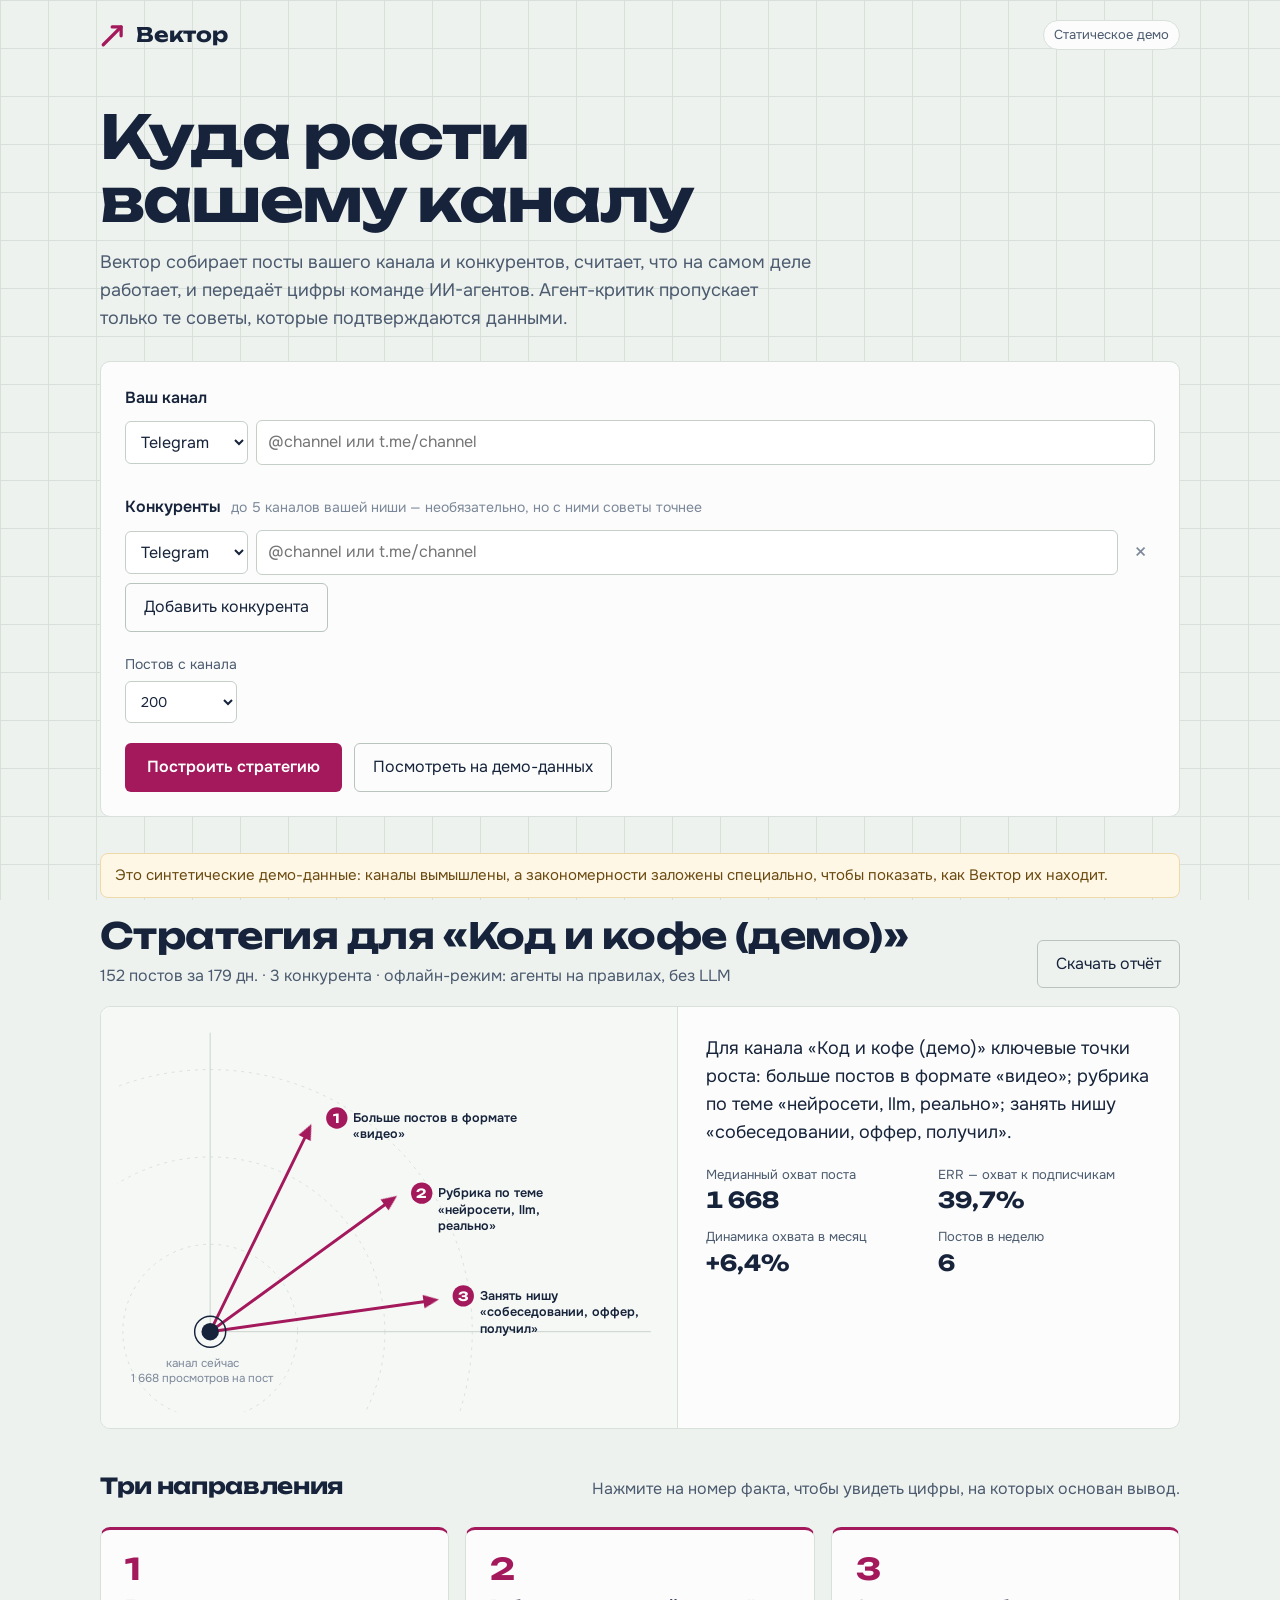
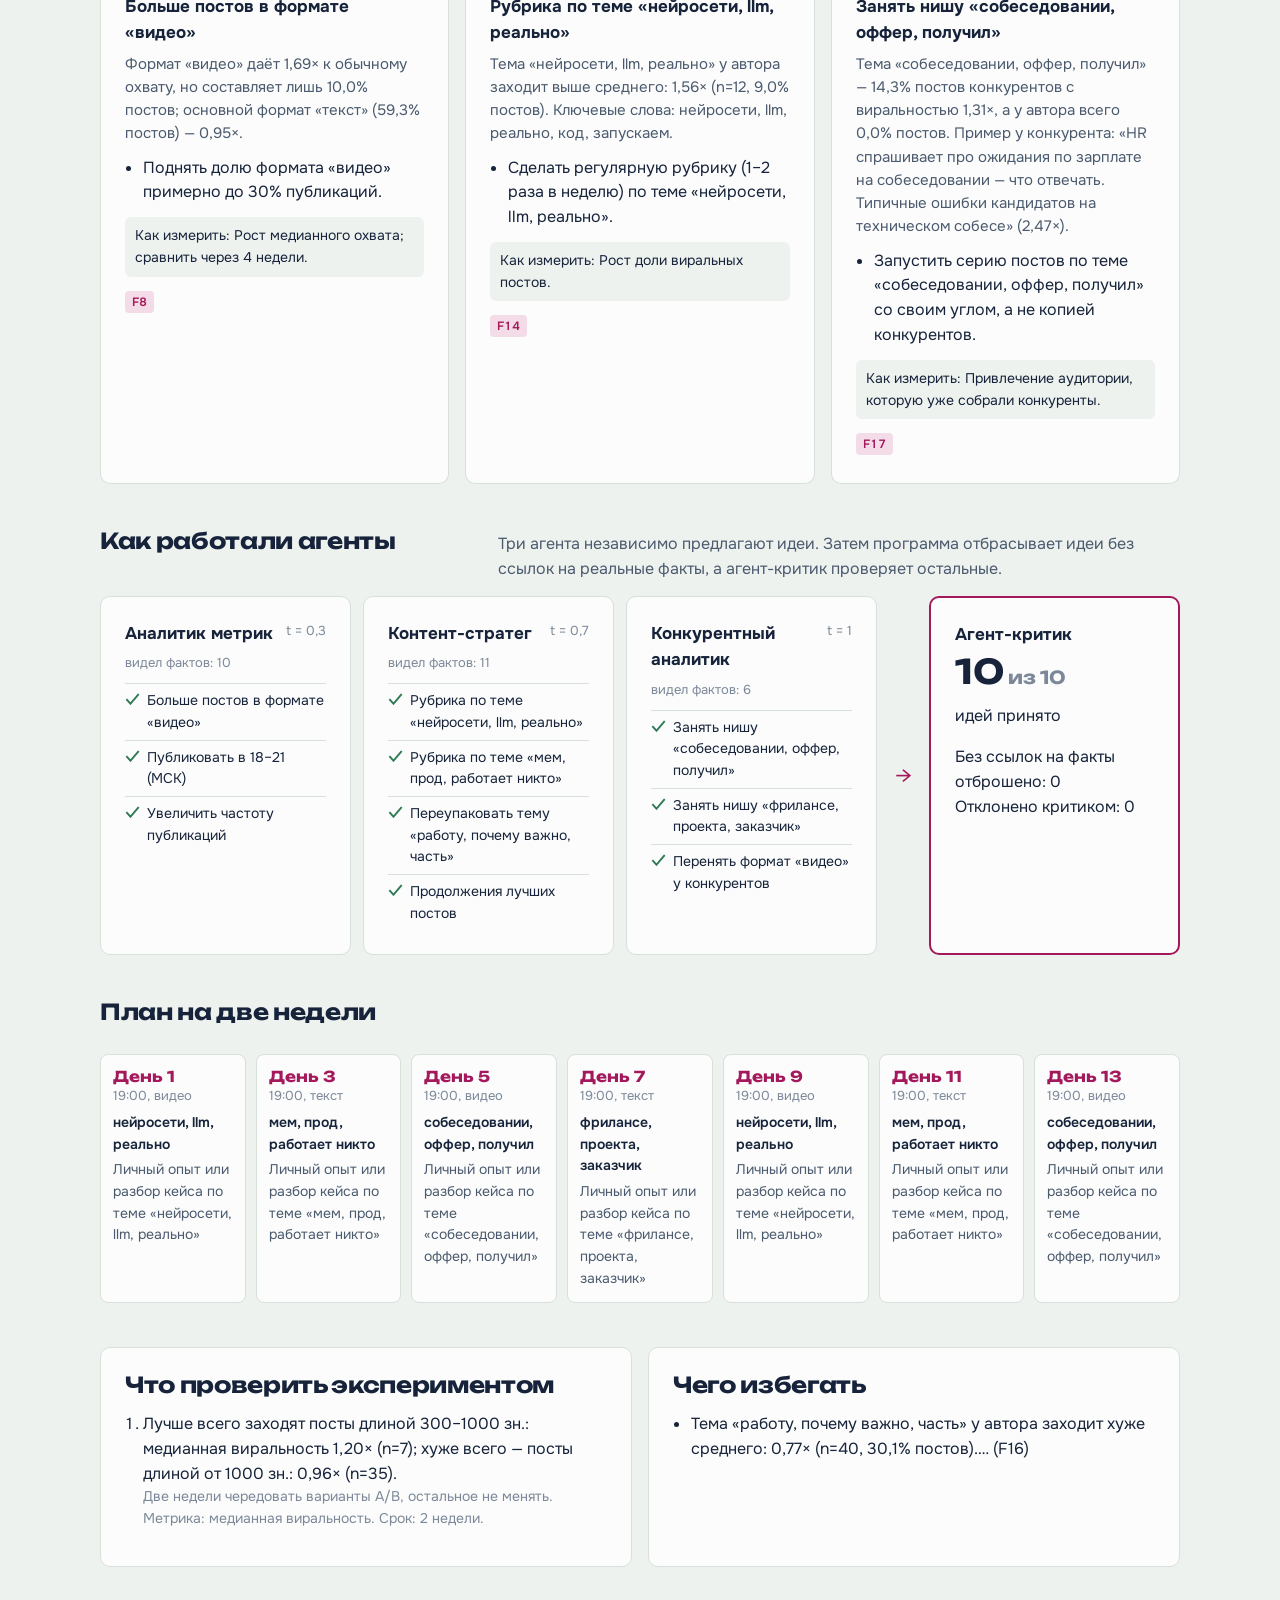
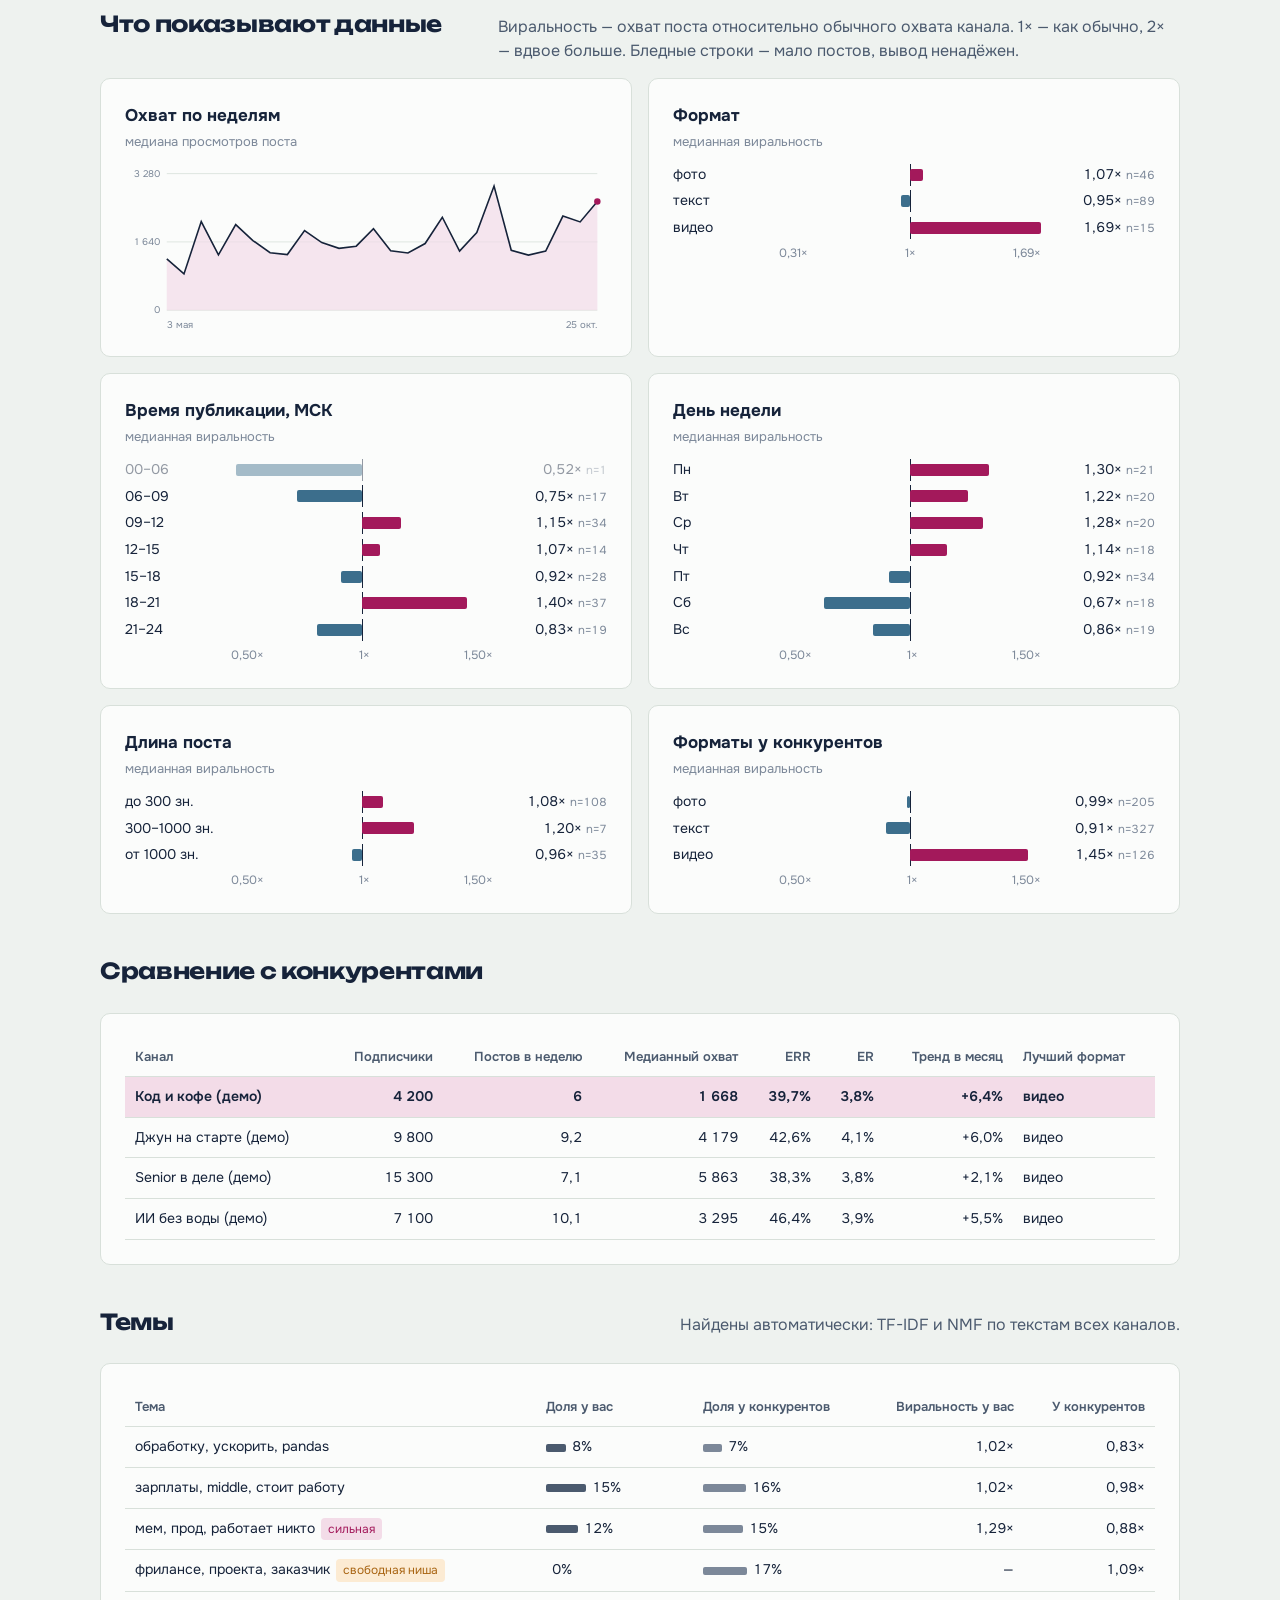
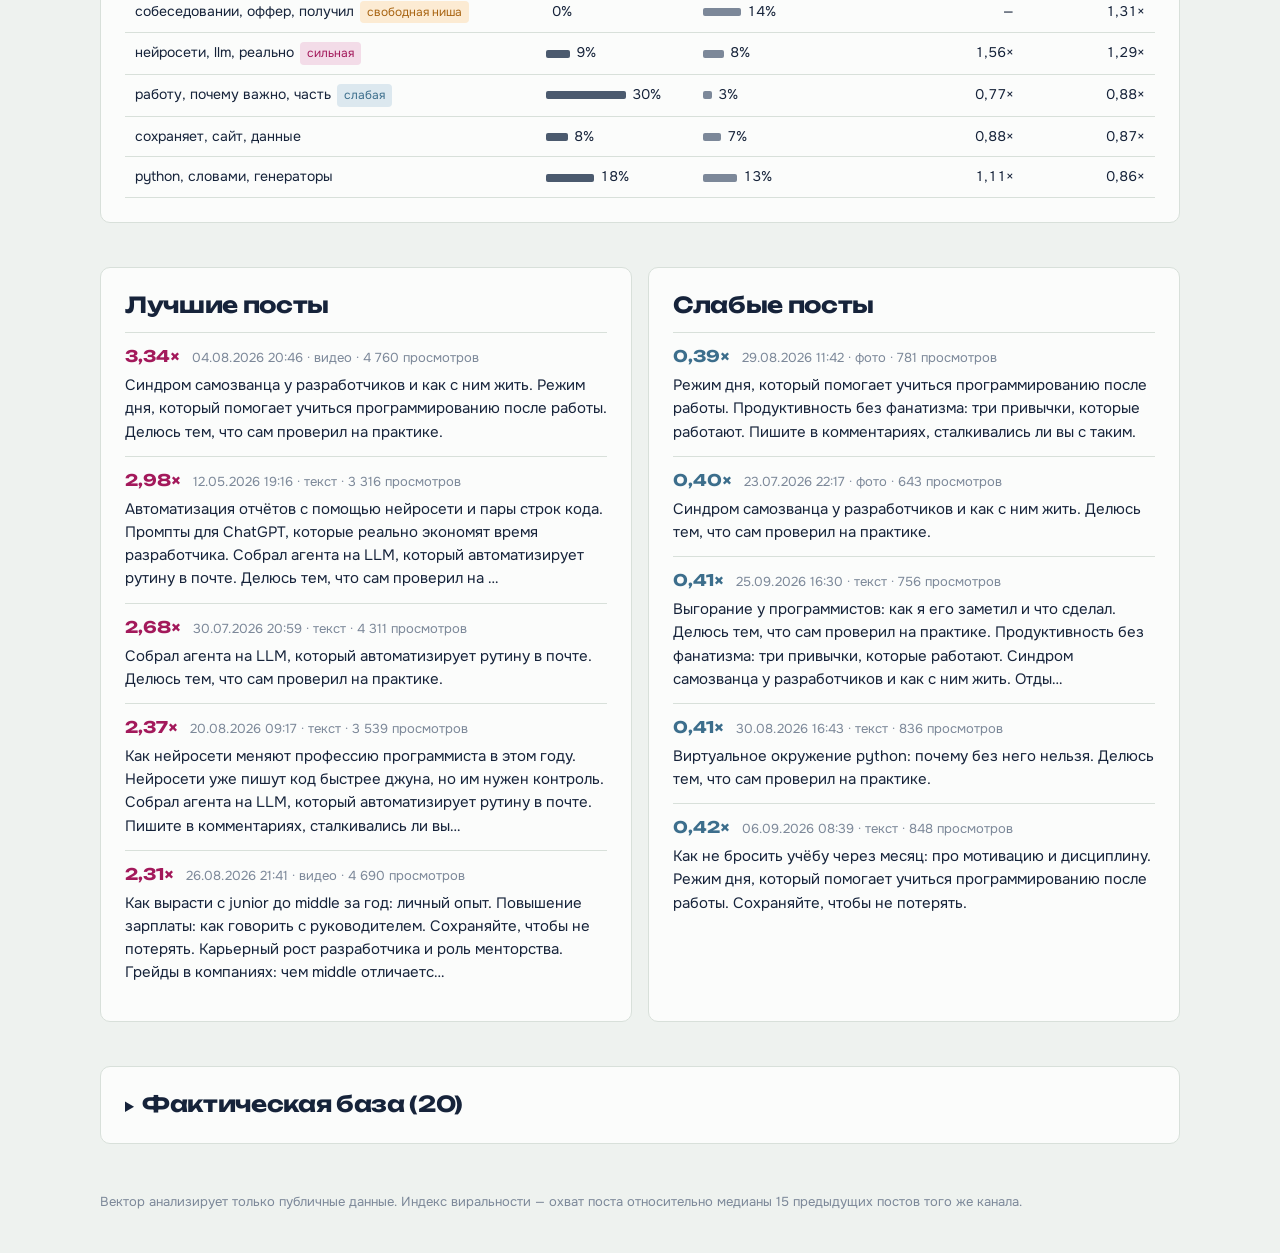
<file: docs/index.html>
<!doctype html>
<html lang="ru">
<head>
<meta charset="utf-8">
<meta name="viewport" content="width=device-width, initial-scale=1">
<title>Вектор — стратегия развития канала</title>
<link rel="preconnect" href="https://fonts.googleapis.com">
<link rel="preconnect" href="https://fonts.gstatic.com" crossorigin>
<link href="https://fonts.googleapis.com/css2?family=Onest:wght@400;500;600;700&family=Unbounded:wght@500;700&display=swap" rel="stylesheet">
<style>
:root {
  --paper: #EEF2EF;
  --grid: #D8E0DA;
  --surface: #FBFCFB;
  --ink: #16233A;
  --ink-2: #4B5A6E;
  --ink-3: #7C8899;
  --route: #A3195B;          /* маджента аэронавигационных карт — направление, «выше нормы» */
  --route-soft: #F3DCE8;
  --sea: #3C6E8C;            /* «ниже нормы» */
  --sea-soft: #DCE8EF;
  --amber: #A86412;
  --ok: #2F7A55;
  --radius: 10px;
  --display: "Unbounded", "Onest", system-ui, sans-serif;
  --text: "Onest", system-ui, -apple-system, "Segoe UI", sans-serif;
}

* { box-sizing: border-box; }
[hidden] { display: none !important; }
html { -webkit-text-size-adjust: 100%; }
body {
  margin: 0;
  font: 16px/1.55 var(--text);
  color: var(--ink);
  background-color: var(--paper);
  background-image:
    linear-gradient(var(--grid) 1px, transparent 1px),
    linear-gradient(90deg, var(--grid) 1px, transparent 1px);
  background-size: 48px 48px;
  background-attachment: fixed;
}
:focus-visible { outline: 2px solid var(--route); outline-offset: 2px; }
a { color: var(--sea); }
a.ghost { text-decoration: none; display: inline-block; }

.top, main, .foot { max-width: 1120px; margin: 0 auto; padding: 0 20px; }
.top { display: flex; align-items: center; justify-content: space-between; padding-top: 20px; padding-bottom: 8px; }
.brand { display: inline-flex; align-items: center; gap: 10px; text-decoration: none; color: var(--ink);
  font: 700 20px/1 var(--display); letter-spacing: -0.01em; }
.brand svg { width: 26px; height: 26px; fill: none; stroke: var(--route); stroke-width: 4; stroke-linecap: round; stroke-linejoin: round; }
.mode { font-size: 13px; color: var(--ink-2); background: var(--surface); border: 1px solid var(--grid);
  padding: 4px 10px; border-radius: 99px; }
.mode.on::before { content: ""; display: inline-block; width: 7px; height: 7px; border-radius: 50%;
  background: var(--ok); margin-right: 6px; vertical-align: 1px; }

.intro { padding: 48px 0 28px; max-width: 720px; }
h1 { font: 700 clamp(32px, 6vw, 60px)/1.04 var(--display); letter-spacing: -0.03em; margin: 0 0 18px; }
h2 { font: 700 22px/1.2 var(--display); letter-spacing: -0.015em; margin: 0 0 14px; }
h3 { font-size: 17px; margin: 0 0 6px; }
.lead { font-size: 18px; color: var(--ink-2); margin: 0; max-width: 62ch; }

.panel { background: var(--surface); border: 1px solid var(--grid); border-radius: var(--radius); padding: 24px; }
.form fieldset { border: 0; padding: 0; margin: 0 0 22px; }
.form legend { font-weight: 600; margin-bottom: 10px; padding: 0; }
.hint { font-weight: 400; color: var(--ink-3); font-size: 14px; margin-left: 6px; }
.src-row { display: flex; flex-wrap: wrap; gap: 8px; align-items: center; margin-bottom: 8px; }
.csv-wrap { display: contents; }
.csv-wrap[hidden] { display: none; }
input[type=text], input[type=number], input[type=password], select {
  font: inherit; color: var(--ink); background: #fff; border: 1px solid #C5CFC8; border-radius: 6px;
  padding: 9px 11px; min-height: 42px;
}
.ident { flex: 1 1 240px; }
.csv-name { flex: 1 1 160px; }
.csv-subs { width: 140px; }
.file-btn { border: 1px dashed var(--ink-3); border-radius: 6px; padding: 9px 12px; cursor: pointer; font-size: 15px; }
.file-btn input { position: absolute; width: 1px; height: 1px; opacity: 0; }
.file-btn:focus-within { outline: 2px solid var(--route); }
.csv-status { font-size: 14px; color: var(--ink-2); }
.remove { border: 0; background: none; font-size: 24px; line-height: 1; color: var(--ink-3); cursor: pointer; padding: 4px 8px; }
.row-opts { display: flex; gap: 16px; flex-wrap: wrap; margin-bottom: 20px; }
.opt { display: flex; flex-direction: column; gap: 6px; font-size: 14px; color: var(--ink-2); }
.actions { display: flex; gap: 12px; flex-wrap: wrap; }
button { font: inherit; cursor: pointer; }
.primary { background: var(--route); color: #fff; border: 0; border-radius: 6px; padding: 12px 22px; font-weight: 600; }
.primary:hover { background: #8a1550; }
.primary:disabled { opacity: .6; cursor: progress; }
.ghost { background: transparent; color: var(--ink); border: 1px solid #B9C4BD; border-radius: 6px; padding: 11px 18px; }
.ghost:hover { border-color: var(--ink); }
.form-error { color: #9B1C1C; margin: 14px 0 0; }

.progress { margin-top: 20px; }
.progress ol { margin: 0; padding-left: 20px; color: var(--ink-2); }
.progress li { margin: 4px 0; }
.progress li:last-child { color: var(--ink); font-weight: 500; }
.progress li .t { color: var(--ink-3); font-variant-numeric: tabular-nums; margin-right: 8px; }

/* ---------- результат ---------- */
#result { margin-top: 36px; }
.result-head { display: flex; justify-content: space-between; align-items: flex-end; gap: 16px; flex-wrap: wrap; margin-bottom: 18px; }
.result-head h2 { font-size: clamp(24px, 4vw, 36px); margin: 0; }
.result-head .sub { color: var(--ink-2); margin: 6px 0 0; }
.banner { background: #FFF7E6; border: 1px solid #F0D9A8; color: #6B4A10; border-radius: 8px; padding: 10px 14px; margin-bottom: 16px; font-size: 15px; }

.compass { display: grid; grid-template-columns: minmax(0, 1.15fr) minmax(0, 1fr); gap: 0; padding: 0; overflow: hidden; }
.compass-fig { background: #F6F8F6; border-right: 1px solid var(--grid); padding: 16px; }
.compass-fig svg { width: 100%; height: auto; display: block; }
.compass-text { padding: 28px; }
.compass-text .summary { font-size: 18px; margin: 0 0 18px; }
.kpis { display: grid; grid-template-columns: repeat(2, minmax(0, 1fr)); gap: 14px 20px; margin: 0; }
.kpis dt { font-size: 13px; color: var(--ink-2); }
.kpis dd { margin: 2px 0 0; font: 700 22px/1.2 var(--display); font-variant-numeric: tabular-nums; }
.kpis dd small { font: 400 13px var(--text); color: var(--ink-3); margin-left: 4px; }

.arrow-path { stroke: var(--route); stroke-width: 3; fill: none; stroke-linecap: round; }
.arrow-head { fill: var(--route); }
.ring { fill: none; stroke: var(--grid); stroke-dasharray: 3 5; }
.dir-label { font: 600 13px var(--text); fill: var(--ink); }
.dir-num { font: 700 13px var(--display); fill: #fff; }
@media (prefers-reduced-motion: no-preference) {
  .draw .arrow-path { stroke-dasharray: var(--len); stroke-dashoffset: var(--len); animation: draw 1.1s cubic-bezier(.3,.7,.2,1) forwards; }
  .draw .arrow-head, .draw .dir-tag { opacity: 0; animation: appear .3s ease-out forwards; }
  @keyframes draw { to { stroke-dashoffset: 0; } }
  @keyframes appear { to { opacity: 1; } }
}

.section { margin-top: 44px; }
.section > .sec-head { display: flex; align-items: baseline; justify-content: space-between; gap: 12px; flex-wrap: wrap; margin-bottom: 14px; }
.section > .sec-head p { margin: 0; color: var(--ink-2); max-width: 62ch; }

.directions { display: grid; grid-template-columns: repeat(3, minmax(0, 1fr)); gap: 16px; }
.direction { border-top: 3px solid var(--route); }
.direction .num { font: 700 30px/1 var(--display); color: var(--route); margin-bottom: 10px; }
.direction p { margin: 0 0 10px; color: var(--ink-2); font-size: 15px; }
.direction ul { margin: 0 0 12px; padding-left: 18px; }
.direction .kpi { font-size: 14px; color: var(--ink); background: var(--paper); border-radius: 6px; padding: 8px 10px; margin-bottom: 12px; }

.fact { font: 600 12px/1 var(--text); color: var(--route); background: var(--route-soft); border: 0;
  border-radius: 4px; padding: 5px 7px; margin: 0 4px 4px 0; font-variant-numeric: tabular-nums; }
.fact:hover, .fact[aria-expanded=true] { background: var(--route); color: #fff; }
.tip { position: absolute; z-index: 20; max-width: 340px; background: var(--ink); color: #fff; font-size: 14px;
  line-height: 1.45; padding: 10px 12px; border-radius: 8px; box-shadow: 0 8px 24px rgba(22,35,58,.25); }
.tip .c { display: block; margin-top: 6px; color: #C7D2E0; font-size: 12px; }

/* конвейер агентов */
.pipeline { display: grid; grid-template-columns: repeat(3, minmax(0, 1fr)) 28px minmax(0, 1fr); gap: 12px; align-items: stretch; }
.agent h3 { display: flex; justify-content: space-between; gap: 8px; }
.agent .temp { font-weight: 400; font-size: 13px; color: var(--ink-3); white-space: nowrap; }
.agent .meta { font-size: 13px; color: var(--ink-3); margin: 0 0 10px; }
.agent ul { list-style: none; padding: 0; margin: 0; font-size: 14px; }
.agent li { padding: 6px 0 6px 22px; border-top: 1px solid var(--grid); position: relative; }
.agent li::before { position: absolute; left: 0; top: 6px; font-weight: 700; }
.agent li.acc::before { content: "✓"; color: var(--ok); }
.agent li.rej { color: var(--ink-3); text-decoration: line-through; }
.agent li.rej::before { content: "✕"; color: #9B1C1C; text-decoration: none; }
.flow-arrow { display: flex; align-items: center; justify-content: center; color: var(--route); font-size: 22px; }
.critic { border: 2px solid var(--route); }
.critic .big { font: 700 34px/1 var(--display); }
.critic .big span { color: var(--ink-3); font-size: 18px; }
.rejected { margin-top: 14px; }
.rejected summary { cursor: pointer; color: var(--ink-2); }
.rejected li { margin: 6px 0; }
.rejected s { color: var(--ink-3); }

/* контент-план */
.plan { display: grid; grid-template-columns: repeat(7, minmax(0, 1fr)); gap: 10px; }
.plan-item { background: var(--surface); border: 1px solid var(--grid); border-radius: 8px; padding: 12px; font-size: 14px; }
.plan-item .day { font: 700 15px var(--display); color: var(--route); }
.plan-item .when { color: var(--ink-3); font-size: 13px; margin-bottom: 6px; }
.plan-item .topic { font-weight: 600; margin-bottom: 4px; }
.plan-item .hook { color: var(--ink-2); }

.two { display: grid; grid-template-columns: repeat(2, minmax(0, 1fr)); gap: 16px; }
.exp { margin: 0; padding-left: 18px; }
.exp li { margin-bottom: 12px; }
.exp .k { color: var(--ink-3); font-size: 14px; }

/* графики */
.charts { display: grid; grid-template-columns: repeat(2, minmax(0, 1fr)); gap: 16px; }
.chart h3 { margin-bottom: 2px; }
.chart .cap { font-size: 13px; color: var(--ink-3); margin: 0 0 12px; }
.chart svg { width: 100%; height: auto; display: block; overflow: visible; }
.axis { font: 12px var(--text); fill: var(--ink-3); }
.line { fill: none; stroke: var(--ink); stroke-width: 2; }
.area { fill: var(--route-soft); opacity: .7; }
.dot { fill: var(--route); }
.div-row { display: grid; grid-template-columns: 96px 1fr 104px; align-items: center; gap: 10px; font-size: 14px; margin: 5px 0; }
.div-row .lbl { white-space: nowrap; overflow: hidden; text-overflow: ellipsis; }
.div-row .val { font-variant-numeric: tabular-nums; text-align: right; white-space: nowrap; }
.div-row .val small { color: var(--ink-3); }
.div-track { position: relative; height: 16px; }
.div-track::before { content: ""; position: absolute; left: 50%; top: -3px; bottom: -3px; width: 1px; background: var(--ink); }
.div-bar { position: absolute; top: 2px; height: 12px; border-radius: 2px; }
.div-bar.up { background: var(--route); }
.div-bar.down { background: var(--sea); }
.div-row.thin { opacity: .45; }
.div-scale { display: grid; grid-template-columns: 96px 1fr 104px; gap: 10px; font-size: 12px; color: var(--ink-3); }
.div-scale span:nth-child(2) { display: flex; justify-content: space-between; }

table { width: 100%; border-collapse: collapse; font-size: 14px; font-variant-numeric: tabular-nums; }
th, td { text-align: left; padding: 9px 10px; border-bottom: 1px solid var(--grid); vertical-align: top; }
th { font-weight: 600; color: var(--ink-2); font-size: 13px; }
td.n, th.n { text-align: right; }
tr.me td { background: var(--route-soft); font-weight: 600; }
.table-wrap { overflow-x: auto; }
.tag { display: inline-block; font-size: 12px; padding: 2px 7px; border-radius: 4px; margin-left: 6px; }
.tag.gap { background: #FCEBD3; color: var(--amber); }
.tag.strong { background: var(--route-soft); color: var(--route); }
.tag.weak { background: var(--sea-soft); color: var(--sea); }
.share { display: inline-block; height: 8px; background: var(--ink-2); border-radius: 2px; vertical-align: middle; margin-right: 6px; }
.share.c { background: var(--ink-3); }

.posts { list-style: none; padding: 0; margin: 0; }
.posts li { padding: 12px 0; border-top: 1px solid var(--grid); }
.posts .v { font: 700 16px var(--display); margin-right: 8px; }
.posts .v.up { color: var(--route); }
.posts .v.down { color: var(--sea); }
.posts .m { color: var(--ink-3); font-size: 13px; }
.posts .s { margin: 4px 0 0; font-size: 15px; }

.facts-list { columns: 2; column-gap: 28px; font-size: 14px; padding-left: 0; list-style: none; }
.facts-list li { break-inside: avoid; margin-bottom: 10px; }
.facts-list b { color: var(--route); margin-right: 4px; }
.facts-list .c { color: var(--ink-3); }

.foot { color: var(--ink-3); font-size: 13px; padding-top: 48px; padding-bottom: 40px; }

@media (max-width: 900px) {
  .compass, .directions, .two, .charts { grid-template-columns: 1fr; }
  .compass-fig { border-right: 0; border-bottom: 1px solid var(--grid); }
  .pipeline { grid-template-columns: 1fr; }
  .flow-arrow { transform: rotate(90deg); height: 24px; }
  .plan { grid-template-columns: repeat(2, minmax(0, 1fr)); }
  .facts-list { columns: 1; }
}
@media (max-width: 520px) {
  .top, main, .foot { padding-left: 16px; padding-right: 16px; }
  .panel { padding: 18px; }
  .compass-text { padding: 20px; }
  .div-row, .div-scale { grid-template-columns: 72px 1fr 96px; gap: 8px; }
  .plan { grid-template-columns: 1fr; }
}

</style>
<link rel="icon" href="data:image/svg+xml,%3Csvg xmlns='http://www.w3.org/2000/svg' viewBox='0 0 32 32'%3E%3Cpath d='M4 28 L26 6' stroke='%23A3195B' stroke-width='4' stroke-linecap='round'/%3E%3Cpath d='M15 6 H26 V17' fill='none' stroke='%23A3195B' stroke-width='4' stroke-linecap='round' stroke-linejoin='round'/%3E%3C/svg%3E">
</head>
<body>
<header class="top">
  <a class="brand" href="/" aria-label="Вектор — на главную">
    <svg viewBox="0 0 32 32" aria-hidden="true"><path d="M4 28 L26 6"/><path d="M15 6 H26 V17"/></svg>
    <span>Вектор</span>
  </a>
  <span id="mode" class="mode" title="Режим работы агентов"></span>
</header>

<main>
  <section class="intro" id="intro">
    <h1>Куда расти вашему каналу</h1>
    <p class="lead">Вектор собирает посты вашего канала и конкурентов, считает, что на самом деле работает,
      и передаёт цифры команде ИИ-агентов. Агент-критик пропускает только те советы, которые подтверждаются данными.</p>
  </section>

  <form id="form" class="panel form" novalidate>
    <fieldset>
      <legend>Ваш канал</legend>
      <div class="source" data-role="author"></div>
    </fieldset>
    <fieldset>
      <legend>Конкуренты <span class="hint">до 5 каналов вашей ниши — необязательно, но с ними советы точнее</span></legend>
      <div id="competitors"></div>
      <button type="button" class="ghost" id="add-comp">Добавить конкурента</button>
    </fieldset>
    <div class="row-opts">
      <label class="opt">Постов с канала
        <select id="max-posts"><option>100</option><option selected>200</option><option>400</option></select>
      </label>
      <label class="opt" id="vk-token-wrap" hidden>Сервисный ключ VK
        <input type="password" id="vk-token" placeholder="нужен для каналов VK" autocomplete="off">
      </label>
    </div>
    <div class="actions">
      <button type="submit" class="primary" id="run">Построить стратегию</button>
      <button type="button" class="ghost" id="demo">Посмотреть на демо-данных</button>
    </div>
    <p class="form-error" id="form-error" role="alert" hidden></p>
  </form>

  <section id="progress" class="panel progress" hidden aria-live="polite">
    <h2>Идёт анализ</h2>
    <ol id="steps"></ol>
  </section>

  <div id="result" hidden></div>
</main>

<div id="tip" class="tip" role="tooltip" hidden></div>

<footer class="foot">
  Вектор анализирует только публичные данные. Индекс виральности — охват поста относительно медианы
  15 предыдущих постов того же канала.
</footer>

<template id="source-tpl">
  <div class="src-row">
    <select class="platform" aria-label="Площадка">
      <option value="telegram">Telegram</option>
      <option value="vk">VK</option>
      <option value="csv">CSV-файл</option>
    </select>
    <input class="ident" type="text" placeholder="@channel или t.me/channel" aria-label="Адрес канала">
    <span class="csv-wrap" hidden>
      <input class="csv-name" type="text" placeholder="Название канала" aria-label="Название канала">
      <input class="csv-subs" type="number" min="0" placeholder="Подписчиков" aria-label="Подписчиков">
      <label class="file-btn">Выбрать файл<input class="csv-file" type="file" accept=".csv,text/csv"></label>
      <span class="csv-status"></span>
    </span>
    <button type="button" class="remove" aria-label="Убрать канал" hidden>×</button>
  </div>
</template>

<script>window.VEKTOR_STATIC = {"result": {"analysis": {"author": {"channel": {"platform": "demo", "channel": "kod_i_kofe", "title": "Код и кофе (демо)", "subscribers": 4200, "posts": 152, "role": "author", "source_note": "синтетические демо-данные"}, "empty": false, "n_posts": 152, "n_analyzable": 150, "median_views": 1668, "err": 0.3971, "median_er": 0.0375, "rhythm": {"posts_per_week": 6.0, "median_gap_hours": 20.5, "max_gap_days": 6.1, "period_days": 179}, "trend": {"monthly_change": 0.064, "monthly_change_ci": [0.021, 0.108], "significant": true, "weekly": [{"week": "2026-05-03", "median_views": 1232}, {"week": "2026-05-10", "median_views": 871}, {"week": "2026-05-17", "median_views": 2128}, {"week": "2026-05-24", "median_views": 1330}, {"week": "2026-05-31", "median_views": 2057}, {"week": "2026-06-07", "median_views": 1672}, {"week": "2026-06-14", "median_views": 1380}, {"week": "2026-06-21", "median_views": 1338}, {"week": "2026-06-28", "median_views": 1915}, {"week": "2026-07-05", "median_views": 1624}, {"week": "2026-07-12", "median_views": 1485}, {"week": "2026-07-19", "median_views": 1538}, {"week": "2026-07-26", "median_views": 1958}, {"week": "2026-08-02", "median_views": 1425}, {"week": "2026-08-09", "median_views": 1373}, {"week": "2026-08-16", "median_views": 1601}, {"week": "2026-08-23", "median_views": 2232}, {"week": "2026-08-30", "median_views": 1423}, {"week": "2026-09-06", "median_views": 1864}, {"week": "2026-09-13", "median_views": 2982}, {"week": "2026-09-20", "median_views": 1440}, {"week": "2026-09-27", "median_views": 1324}, {"week": "2026-10-04", "median_views": 1420}, {"week": "2026-10-11", "median_views": 2261}, {"week": "2026-10-18", "median_views": 2120}, {"week": "2026-10-25", "median_views": 2612}]}, "by_weekday": [{"key": "Пн", "raw_key": 0, "n": 21, "share": 0.14, "median_virality": 1.3, "median_views": 2071, "p_value": 0.0595, "reliable": true}, {"key": "Вт", "raw_key": 1, "n": 20, "share": 0.133, "median_virality": 1.22, "median_views": 2144, "p_value": 0.0463, "reliable": true}, {"key": "Ср", "raw_key": 2, "n": 20, "share": 0.133, "median_virality": 1.28, "median_views": 1892, "p_value": 0.0978, "reliable": true}, {"key": "Чт", "raw_key": 3, "n": 18, "share": 0.12, "median_virality": 1.14, "median_views": 1917, "p_value": 0.4931, "reliable": true}, {"key": "Пт", "raw_key": 4, "n": 34, "share": 0.227, "median_virality": 0.92, "median_views": 1482, "p_value": 0.2064, "reliable": true}, {"key": "Сб", "raw_key": 5, "n": 18, "share": 0.12, "median_virality": 0.67, "median_views": 923, "p_value": 0.0046, "reliable": true}, {"key": "Вс", "raw_key": 6, "n": 19, "share": 0.127, "median_virality": 0.86, "median_views": 1396, "p_value": 0.0443, "reliable": true}], "by_slot": [{"key": "00–06", "raw_key": "00–06", "n": 1, "share": 0.007, "median_virality": 0.52, "median_views": 871, "p_value": null, "reliable": false}, {"key": "06–09", "raw_key": "06–09", "n": 17, "share": 0.113, "median_virality": 0.75, "median_views": 1184, "p_value": 0.0221, "reliable": true}, {"key": "09–12", "raw_key": "09–12", "n": 34, "share": 0.227, "median_virality": 1.15, "median_views": 1686, "p_value": 0.4361, "reliable": true}, {"key": "12–15", "raw_key": "12–15", "n": 14, "share": 0.093, "median_virality": 1.07, "median_views": 1798, "p_value": 0.9408, "reliable": true}, {"key": "15–18", "raw_key": "15–18", "n": 28, "share": 0.187, "median_virality": 0.92, "median_views": 1513, "p_value": 0.2196, "reliable": true}, {"key": "18–21", "raw_key": "18–21", "n": 37, "share": 0.247, "median_virality": 1.4, "median_views": 2183, "p_value": 0.0001, "reliable": true}, {"key": "21–24", "raw_key": "21–24", "n": 19, "share": 0.127, "median_virality": 0.83, "median_views": 1434, "p_value": 0.0356, "reliable": true}], "by_media": [{"key": "фото", "raw_key": "photo", "n": 46, "share": 0.307, "median_virality": 1.07, "median_views": 1673, "p_value": 0.5614, "reliable": true}, {"key": "текст", "raw_key": "text", "n": 89, "share": 0.593, "median_virality": 0.95, "median_views": 1477, "p_value": 0.0292, "reliable": true}, {"key": "видео", "raw_key": "video", "n": 15, "share": 0.1, "median_virality": 1.69, "median_views": 2801, "p_value": 0.0, "reliable": true}], "by_length": [{"key": "до 300 зн.", "raw_key": "до 300 зн.", "n": 108, "share": 0.72, "median_virality": 1.08, "median_views": 1781, "p_value": 0.5205, "reliable": true}, {"key": "300–1000 зн.", "raw_key": "300–1000 зн.", "n": 7, "share": 0.047, "median_virality": 1.2, "median_views": 1481, "p_value": 0.3479, "reliable": true}, {"key": "от 1000 зн.", "raw_key": "от 1000 зн.", "n": 35, "share": 0.233, "median_virality": 0.96, "median_views": 1396, "p_value": 0.2462, "reliable": true}], "top_posts": [{"post_id": "84", "date": "04.08.2026 20:46", "views": 4760, "virality": 3.34, "media_type": "видео", "snippet": "Синдром самозванца у разработчиков и как с ним жить. Режим дня, который помогает учиться программированию после работы. Делюсь тем, что сам проверил на практике.", "url": ""}, {"post_id": "9", "date": "12.05.2026 19:16", "views": 3316, "virality": 2.98, "media_type": "текст", "snippet": "Автоматизация отчётов с помощью нейросети и пары строк кода. Промпты для ChatGPT, которые реально экономят время разработчика. Собрал агента на LLM, который автоматизирует рутину в почте. Делюсь тем, что сам проверил на …", "url": ""}, {"post_id": "78", "date": "30.07.2026 20:59", "views": 4311, "virality": 2.68, "media_type": "текст", "snippet": "Собрал агента на LLM, который автоматизирует рутину в почте. Делюсь тем, что сам проверил на практике.", "url": ""}, {"post_id": "94", "date": "20.08.2026 09:17", "views": 3539, "virality": 2.37, "media_type": "текст", "snippet": "Как нейросети меняют профессию программиста в этом году. Нейросети уже пишут код быстрее джуна, но им нужен контроль. Собрал агента на LLM, который автоматизирует рутину в почте. Пишите в комментариях, сталкивались ли вы…", "url": ""}, {"post_id": "99", "date": "26.08.2026 21:41", "views": 4690, "virality": 2.31, "media_type": "видео", "snippet": "Как вырасти с junior до middle за год: личный опыт. Повышение зарплаты: как говорить с руководителем. Сохраняйте, чтобы не потерять. Карьерный рост разработчика и роль менторства. Грейды в компаниях: чем middle отличаетс…", "url": ""}], "flop_posts": [{"post_id": "103", "date": "29.08.2026 11:42", "views": 781, "virality": 0.39, "media_type": "фото", "snippet": "Режим дня, который помогает учиться программированию после работы. Продуктивность без фанатизма: три привычки, которые работают. Пишите в комментариях, сталкивались ли вы с таким.", "url": ""}, {"post_id": "72", "date": "23.07.2026 22:17", "views": 643, "virality": 0.4, "media_type": "фото", "snippet": "Синдром самозванца у разработчиков и как с ним жить. Делюсь тем, что сам проверил на практике.", "url": ""}, {"post_id": "121", "date": "25.09.2026 16:30", "views": 756, "virality": 0.41, "media_type": "текст", "snippet": "Выгорание у программистов: как я его заметил и что сделал. Делюсь тем, что сам проверил на практике. Продуктивность без фанатизма: три привычки, которые работают. Синдром самозванца у разработчиков и как с ним жить. Отды…", "url": ""}, {"post_id": "105", "date": "30.08.2026 16:43", "views": 836, "virality": 0.41, "media_type": "текст", "snippet": "Виртуальное окружение python: почему без него нельзя. Делюсь тем, что сам проверил на практике.", "url": ""}, {"post_id": "108", "date": "06.09.2026 08:39", "views": 848, "virality": 0.42, "media_type": "текст", "snippet": "Как не бросить учёбу через месяц: про мотивацию и дисциплину. Режим дня, который помогает учиться программированию после работы. Сохраняйте, чтобы не потерять.", "url": ""}]}, "competitors": [{"channel": {"platform": "demo", "channel": "jun_na_starte", "title": "Джун на старте (демо)", "subscribers": 9800, "posts": 231, "role": "competitor", "source_note": "синтетические демо-данные"}, "empty": false, "n_posts": 231, "n_analyzable": 226, "median_views": 4179, "err": 0.4265, "median_er": 0.0409, "rhythm": {"posts_per_week": 9.2, "median_gap_hours": 13.2, "max_gap_days": 4.0, "period_days": 176}, "trend": {"monthly_change": 0.06, "monthly_change_ci": [0.026, 0.092], "significant": true, "weekly": [{"week": "2026-05-03", "median_views": 4089}, {"week": "2026-05-10", "median_views": 3293}, {"week": "2026-05-17", "median_views": 3802}, {"week": "2026-05-24", "median_views": 2630}, {"week": "2026-05-31", "median_views": 3415}, {"week": "2026-06-07", "median_views": 4100}, {"week": "2026-06-14", "median_views": 3969}, {"week": "2026-06-21", "median_views": 5270}, {"week": "2026-06-28", "median_views": 5264}, {"week": "2026-07-05", "median_views": 2834}, {"week": "2026-07-12", "median_views": 4316}, {"week": "2026-07-19", "median_views": 4192}, {"week": "2026-07-26", "median_views": 4306}, {"week": "2026-08-02", "median_views": 3897}, {"week": "2026-08-09", "median_views": 4243}, {"week": "2026-08-16", "median_views": 4096}, {"week": "2026-08-23", "median_views": 4173}, {"week": "2026-08-30", "median_views": 3812}, {"week": "2026-09-06", "median_views": 3741}, {"week": "2026-09-13", "median_views": 4817}, {"week": "2026-09-20", "median_views": 4497}, {"week": "2026-09-27", "median_views": 5931}, {"week": "2026-10-04", "median_views": 3872}, {"week": "2026-10-11", "median_views": 5739}, {"week": "2026-10-18", "median_views": 4198}, {"week": "2026-10-25", "median_views": 8233}]}, "by_weekday": [{"key": "Пн", "raw_key": 0, "n": 35, "share": 0.155, "median_virality": 1.16, "median_views": 4736, "p_value": 0.1753, "reliable": true}, {"key": "Вт", "raw_key": 1, "n": 32, "share": 0.142, "median_virality": 1.17, "median_views": 4434, "p_value": 0.0675, "reliable": true}, {"key": "Ср", "raw_key": 2, "n": 28, "share": 0.124, "median_virality": 0.95, "median_views": 3902, "p_value": 0.7075, "reliable": true}, {"key": "Чт", "raw_key": 3, "n": 42, "share": 0.186, "median_virality": 1.22, "median_views": 4958, "p_value": 0.0234, "reliable": true}, {"key": "Пт", "raw_key": 4, "n": 23, "share": 0.102, "median_virality": 1.0, "median_views": 3849, "p_value": 0.7239, "reliable": true}, {"key": "Сб", "raw_key": 5, "n": 33, "share": 0.146, "median_virality": 0.8, "median_views": 3301, "p_value": 0.0028, "reliable": true}, {"key": "Вс", "raw_key": 6, "n": 33, "share": 0.146, "median_virality": 0.86, "median_views": 3251, "p_value": 0.0059, "reliable": true}], "by_slot": [{"key": "00–06", "raw_key": "00–06", "n": 1, "share": 0.004, "median_virality": 0.78, "median_views": 4407, "p_value": null, "reliable": false}, {"key": "06–09", "raw_key": "06–09", "n": 22, "share": 0.097, "median_virality": 0.75, "median_views": 3000, "p_value": 0.0006, "reliable": true}, {"key": "09–12", "raw_key": "09–12", "n": 45, "share": 0.199, "median_virality": 1.15, "median_views": 4783, "p_value": 0.0832, "reliable": true}, {"key": "12–15", "raw_key": "12–15", "n": 36, "share": 0.159, "median_virality": 0.97, "median_views": 3863, "p_value": 0.3804, "reliable": true}, {"key": "15–18", "raw_key": "15–18", "n": 52, "share": 0.23, "median_virality": 1.09, "median_views": 4544, "p_value": 0.3354, "reliable": true}, {"key": "18–21", "raw_key": "18–21", "n": 46, "share": 0.204, "median_virality": 1.15, "median_views": 4874, "p_value": 0.0182, "reliable": true}, {"key": "21–24", "raw_key": "21–24", "n": 24, "share": 0.106, "median_virality": 0.87, "median_views": 3185, "p_value": 0.033, "reliable": true}], "by_media": [{"key": "фото", "raw_key": "photo", "n": 79, "share": 0.35, "median_virality": 0.89, "median_views": 3765, "p_value": 0.0037, "reliable": true}, {"key": "текст", "raw_key": "text", "n": 94, "share": 0.416, "median_virality": 0.93, "median_views": 3910, "p_value": 0.0189, "reliable": true}, {"key": "видео", "raw_key": "video", "n": 53, "share": 0.235, "median_virality": 1.52, "median_views": 5931, "p_value": 0.0, "reliable": true}], "by_length": [{"key": "до 300 зн.", "raw_key": "до 300 зн.", "n": 166, "share": 0.735, "median_virality": 1.1, "median_views": 4443, "p_value": 0.0, "reliable": true}, {"key": "300–1000 зн.", "raw_key": "300–1000 зн.", "n": 16, "share": 0.071, "median_virality": 0.84, "median_views": 3619, "p_value": 0.0684, "reliable": true}, {"key": "от 1000 зн.", "raw_key": "от 1000 зн.", "n": 44, "share": 0.195, "median_virality": 0.78, "median_views": 3403, "p_value": 0.0008, "reliable": true}], "top_posts": [{"post_id": "119", "date": "21.07.2026 19:21", "views": 15826, "virality": 3.81, "media_type": "видео", "snippet": "Разбираю вопросы с собеседования на позицию python-разработчика. Сохраняйте, чтобы не потерять.", "url": ""}, {"post_id": "43", "date": "29.05.2026 15:28", "views": 10221, "virality": 3.67, "media_type": "видео", "snippet": "Заказчик пропал после сдачи проекта — как защититься на фрилансе. Пишите в комментариях, сталкивались ли вы с таким.", "url": ""}, {"post_id": "163", "date": "28.08.2026 10:01", "views": 12756, "virality": 3.06, "media_type": "видео", "snippet": "Как оценить проект на фрилансе и не продешевить. Пишите в комментариях, сталкивались ли вы с таким.", "url": ""}, {"post_id": "111", "date": "18.07.2026 16:21", "views": 9662, "virality": 2.56, "media_type": "видео", "snippet": "Как вырасти с junior до middle за год: личный опыт. Сохраняйте, чтобы не потерять.", "url": ""}, {"post_id": "49", "date": "02.06.2026 20:47", "views": 7605, "virality": 2.52, "media_type": "видео", "snippet": "Фриланс или офис: честное сравнение денег и свободы. Портфолио для фриланса: что показывать клиентам. Фриланс для разработчика: где искать первых заказчиков. Делюсь тем, что сам проверил на практике.", "url": ""}], "flop_posts": [{"post_id": "57", "date": "06.06.2026 07:17", "views": 1408, "virality": 0.34, "media_type": "фото", "snippet": "Заказчик пропал после сдачи проекта — как защититься на фрилансе. Делюсь тем, что сам проверил на практике.", "url": ""}, {"post_id": "84", "date": "26.06.2026 19:36", "views": 1874, "virality": 0.36, "media_type": "текст", "snippet": "Пятница, прод упал, а ты уже в такси. Когда тимлид говорит, что задача на пять минут. Пятничный мем: когда деплой в прод в шесть вечера. Делюсь тем, что сам проверил на практике. Баг, который нашёл тестировщик, а исправл…", "url": ""}, {"post_id": "63", "date": "12.06.2026 14:38", "views": 1805, "virality": 0.36, "media_type": "фото", "snippet": "Виртуальное окружение python: почему без него нельзя. Делюсь тем, что сам проверил на практике.", "url": ""}, {"post_id": "95", "date": "04.07.2026 23:42", "views": 1509, "virality": 0.36, "media_type": "текст", "snippet": "Полезная библиотека python, о которой мало кто знает. Pandas: как ускорить обработку таблицы в десять раз. Как устроены декораторы в python и зачем они нужны в коде. Пишите в комментариях, сталкивались ли вы с таким. Ген…", "url": ""}, {"post_id": "64", "date": "13.06.2026 07:40", "views": 2010, "virality": 0.4, "media_type": "фото", "snippet": "Карьерный рост разработчика и роль менторства. Повышение зарплаты: как говорить с руководителем. Зарплаты в IT в этом году: что изменилось на рынке. Сохраняйте, чтобы не потерять. Карьерный рост разработчика и роль менто…", "url": ""}]}, {"channel": {"platform": "demo", "channel": "senior_v_dele", "title": "Senior в деле (демо)", "subscribers": 15300, "posts": 180, "role": "competitor", "source_note": "синтетические демо-данные"}, "empty": false, "n_posts": 180, "n_analyzable": 179, "median_views": 5863, "err": 0.3832, "median_er": 0.0382, "rhythm": {"posts_per_week": 7.1, "median_gap_hours": 19.2, "max_gap_days": 4.7, "period_days": 177}, "trend": {"monthly_change": 0.021, "monthly_change_ci": [-0.008, 0.05], "significant": false, "weekly": [{"week": "2026-05-03", "median_views": 5811}, {"week": "2026-05-10", "median_views": 5301}, {"week": "2026-05-17", "median_views": 5196}, {"week": "2026-05-24", "median_views": 5355}, {"week": "2026-05-31", "median_views": 5143}, {"week": "2026-06-07", "median_views": 6228}, {"week": "2026-06-14", "median_views": 5279}, {"week": "2026-06-21", "median_views": 6901}, {"week": "2026-06-28", "median_views": 5863}, {"week": "2026-07-05", "median_views": 7178}, {"week": "2026-07-12", "median_views": 5013}, {"week": "2026-07-19", "median_views": 9408}, {"week": "2026-07-26", "median_views": 6385}, {"week": "2026-08-02", "median_views": 5230}, {"week": "2026-08-09", "median_views": 4930}, {"week": "2026-08-16", "median_views": 4716}, {"week": "2026-08-23", "median_views": 6239}, {"week": "2026-08-30", "median_views": 5656}, {"week": "2026-09-06", "median_views": 6562}, {"week": "2026-09-13", "median_views": 7920}, {"week": "2026-09-20", "median_views": 5911}, {"week": "2026-09-27", "median_views": 6293}, {"week": "2026-10-04", "median_views": 6631}, {"week": "2026-10-11", "median_views": 5681}, {"week": "2026-10-18", "median_views": 7663}]}, "by_weekday": [{"key": "Пн", "raw_key": 0, "n": 21, "share": 0.117, "median_virality": 0.93, "median_views": 5714, "p_value": 0.9946, "reliable": true}, {"key": "Вт", "raw_key": 1, "n": 25, "share": 0.14, "median_virality": 1.01, "median_views": 5997, "p_value": 0.7597, "reliable": true}, {"key": "Ср", "raw_key": 2, "n": 29, "share": 0.162, "median_virality": 1.16, "median_views": 6200, "p_value": 0.1363, "reliable": true}, {"key": "Чт", "raw_key": 3, "n": 31, "share": 0.173, "median_virality": 0.97, "median_views": 5927, "p_value": 0.1778, "reliable": true}, {"key": "Пт", "raw_key": 4, "n": 28, "share": 0.156, "median_virality": 1.2, "median_views": 7177, "p_value": 0.0266, "reliable": true}, {"key": "Сб", "raw_key": 5, "n": 23, "share": 0.128, "median_virality": 0.65, "median_views": 4001, "p_value": 0.0, "reliable": true}, {"key": "Вс", "raw_key": 6, "n": 22, "share": 0.123, "median_virality": 0.97, "median_views": 4974, "p_value": 0.6149, "reliable": true}], "by_slot": [{"key": "06–09", "raw_key": "06–09", "n": 24, "share": 0.134, "median_virality": 0.84, "median_views": 4539, "p_value": 0.0189, "reliable": true}, {"key": "09–12", "raw_key": "09–12", "n": 29, "share": 0.162, "median_virality": 0.9, "median_views": 5741, "p_value": 0.4121, "reliable": true}, {"key": "12–15", "raw_key": "12–15", "n": 29, "share": 0.162, "median_virality": 1.02, "median_views": 5939, "p_value": 0.517, "reliable": true}, {"key": "15–18", "raw_key": "15–18", "n": 49, "share": 0.274, "median_virality": 0.97, "median_views": 5648, "p_value": 0.7722, "reliable": true}, {"key": "18–21", "raw_key": "18–21", "n": 37, "share": 0.207, "median_virality": 1.2, "median_views": 7250, "p_value": 0.0024, "reliable": true}, {"key": "21–24", "raw_key": "21–24", "n": 11, "share": 0.061, "median_virality": 0.98, "median_views": 5467, "p_value": 0.3261, "reliable": true}], "by_media": [{"key": "фото", "raw_key": "photo", "n": 45, "share": 0.251, "median_virality": 1.02, "median_views": 6086, "p_value": 0.1131, "reliable": true}, {"key": "текст", "raw_key": "text", "n": 99, "share": 0.553, "median_virality": 0.91, "median_views": 5287, "p_value": 0.0, "reliable": true}, {"key": "видео", "raw_key": "video", "n": 35, "share": 0.196, "median_virality": 1.41, "median_views": 8815, "p_value": 0.0007, "reliable": true}], "by_length": [{"key": "до 300 зн.", "raw_key": "до 300 зн.", "n": 143, "share": 0.799, "median_virality": 1.02, "median_views": 5994, "p_value": 0.0013, "reliable": true}, {"key": "от 1000 зн.", "raw_key": "от 1000 зн.", "n": 36, "share": 0.201, "median_virality": 0.8, "median_views": 4532, "p_value": 0.0013, "reliable": true}], "top_posts": [{"post_id": "76", "date": "17.07.2026 20:10", "views": 21814, "virality": 4.14, "media_type": "видео", "snippet": "Типичные ошибки кандидатов на техническом собеседовании. Пишите в комментариях, сталкивались ли вы с таким.", "url": ""}, {"post_id": "78", "date": "20.07.2026 14:09", "views": 13296, "virality": 2.52, "media_type": "видео", "snippet": "Собрал агента на LLM, который автоматизирует рутину в почте. Промпты для ChatGPT, которые реально экономят время разработчика. Пишите в комментариях, сталкивались ли вы с таким. Локальные языковые модели: запускаем LLM н…", "url": ""}, {"post_id": "100", "date": "06.08.2026 20:58", "views": 14347, "virality": 2.42, "media_type": "видео", "snippet": "Типизация в python: аннотации типов на практике. Пишите в комментариях, сталкивались ли вы с таким.", "url": ""}, {"post_id": "108", "date": "12.08.2026 17:23", "views": 11541, "virality": 2.35, "media_type": "текст", "snippet": "Сравнил три нейросети для генерации кода на реальной задаче. Нейросети уже пишут код быстрее джуна, но им нужен контроль. Как нейросети меняют профессию программиста в этом году. Пишите в комментариях, сталкивались ли вы…", "url": ""}, {"post_id": "127", "date": "02.09.2026 11:22", "views": 12670, "virality": 2.35, "media_type": "фото", "snippet": "Собрал агента на LLM, который автоматизирует рутину в почте. Сравнил три нейросети для генерации кода на реальной задаче. Пишите в комментариях, сталкивались ли вы с таким.", "url": ""}], "flop_posts": [{"post_id": "38", "date": "06.06.2026 11:24", "views": 2063, "virality": 0.33, "media_type": "текст", "snippet": "Карьерный рост разработчика и роль менторства. Как вырасти с junior до middle за год: личный опыт. Сохраняйте, чтобы не потерять.", "url": ""}, {"post_id": "122", "date": "25.08.2026 07:22", "views": 2035, "virality": 0.38, "media_type": "текст", "snippet": "Генераторы и итераторы в python простыми словами. Типизация в python: аннотации типов на практике. Сохраняйте, чтобы не потерять.", "url": ""}, {"post_id": "141", "date": "12.09.2026 14:00", "views": 3185, "virality": 0.41, "media_type": "текст", "snippet": "Повышение зарплаты: как говорить с руководителем. Стоит ли менять работу ради зарплаты плюс тридцать процентов. Как вырасти с junior до middle за год: личный опыт. Сохраняйте, чтобы не потерять.", "url": ""}, {"post_id": "17", "date": "18.05.2026 09:19", "views": 2371, "virality": 0.43, "media_type": "текст", "snippet": "Режим дня, который помогает учиться программированию после работы. Делюсь тем, что сам проверил на практике. Продуктивность без фанатизма: три привычки, которые работают. Режим дня, который помогает учиться программирова…", "url": ""}, {"post_id": "52", "date": "20.06.2026 10:29", "views": 3121, "virality": 0.47, "media_type": "текст", "snippet": "Синдром самозванца у разработчиков и как с ним жить. Отдых тоже часть работы: почему важно отключаться. Пишите в комментариях, сталкивались ли вы с таким. Как не бросить учёбу через месяц: про мотивацию и дисциплину. Отд…", "url": ""}]}, {"channel": {"platform": "demo", "channel": "ii_bez_vody", "title": "ИИ без воды (демо)", "subscribers": 7100, "posts": 256, "role": "competitor", "source_note": "синтетические демо-данные"}, "empty": false, "n_posts": 256, "n_analyzable": 253, "median_views": 3295, "err": 0.4641, "median_er": 0.0394, "rhythm": {"posts_per_week": 10.1, "median_gap_hours": 12.9, "max_gap_days": 3.9, "period_days": 178}, "trend": {"monthly_change": 0.055, "monthly_change_ci": [0.025, 0.087], "significant": true, "weekly": [{"week": "2026-05-03", "median_views": 2915}, {"week": "2026-05-10", "median_views": 2070}, {"week": "2026-05-17", "median_views": 3384}, {"week": "2026-05-24", "median_views": 2249}, {"week": "2026-05-31", "median_views": 2690}, {"week": "2026-06-07", "median_views": 3618}, {"week": "2026-06-14", "median_views": 2773}, {"week": "2026-06-21", "median_views": 2909}, {"week": "2026-06-28", "median_views": 4302}, {"week": "2026-07-05", "median_views": 3881}, {"week": "2026-07-12", "median_views": 3568}, {"week": "2026-07-19", "median_views": 2830}, {"week": "2026-07-26", "median_views": 3605}, {"week": "2026-08-02", "median_views": 3101}, {"week": "2026-08-09", "median_views": 3323}, {"week": "2026-08-16", "median_views": 2969}, {"week": "2026-08-23", "median_views": 2794}, {"week": "2026-08-30", "median_views": 3768}, {"week": "2026-09-06", "median_views": 3825}, {"week": "2026-09-13", "median_views": 3839}, {"week": "2026-09-20", "median_views": 3309}, {"week": "2026-09-27", "median_views": 3410}, {"week": "2026-10-04", "median_views": 3741}, {"week": "2026-10-11", "median_views": 5126}, {"week": "2026-10-18", "median_views": 3907}, {"week": "2026-10-25", "median_views": 3685}]}, "by_weekday": [{"key": "Пн", "raw_key": 0, "n": 30, "share": 0.119, "median_virality": 1.25, "median_views": 4008, "p_value": 0.0098, "reliable": true}, {"key": "Вт", "raw_key": 1, "n": 33, "share": 0.13, "median_virality": 1.22, "median_views": 4119, "p_value": 0.0389, "reliable": true}, {"key": "Ср", "raw_key": 2, "n": 44, "share": 0.174, "median_virality": 0.94, "median_views": 3245, "p_value": 0.8357, "reliable": true}, {"key": "Чт", "raw_key": 3, "n": 37, "share": 0.146, "median_virality": 1.11, "median_views": 3782, "p_value": 0.2191, "reliable": true}, {"key": "Пт", "raw_key": 4, "n": 32, "share": 0.126, "median_virality": 1.26, "median_views": 4032, "p_value": 0.0381, "reliable": true}, {"key": "Сб", "raw_key": 5, "n": 42, "share": 0.166, "median_virality": 0.77, "median_views": 2760, "p_value": 0.0, "reliable": true}, {"key": "Вс", "raw_key": 6, "n": 35, "share": 0.138, "median_virality": 0.84, "median_views": 2727, "p_value": 0.019, "reliable": true}], "by_slot": [{"key": "00–06", "raw_key": "00–06", "n": 1, "share": 0.004, "median_virality": 0.54, "median_views": 1684, "p_value": null, "reliable": false}, {"key": "06–09", "raw_key": "06–09", "n": 39, "share": 0.154, "median_virality": 0.7, "median_views": 2328, "p_value": 0.0, "reliable": true}, {"key": "09–12", "raw_key": "09–12", "n": 42, "share": 0.166, "median_virality": 0.93, "median_views": 3214, "p_value": 0.3491, "reliable": true}, {"key": "12–15", "raw_key": "12–15", "n": 46, "share": 0.182, "median_virality": 1.15, "median_views": 3735, "p_value": 0.2391, "reliable": true}, {"key": "15–18", "raw_key": "15–18", "n": 48, "share": 0.19, "median_virality": 0.93, "median_views": 3122, "p_value": 0.3862, "reliable": true}, {"key": "18–21", "raw_key": "18–21", "n": 54, "share": 0.213, "median_virality": 1.47, "median_views": 4502, "p_value": 0.0, "reliable": true}, {"key": "21–24", "raw_key": "21–24", "n": 23, "share": 0.091, "median_virality": 0.94, "median_views": 3295, "p_value": 0.9084, "reliable": true}], "by_media": [{"key": "фото", "raw_key": "photo", "n": 81, "share": 0.32, "median_virality": 1.0, "median_views": 3464, "p_value": 0.4835, "reliable": true}, {"key": "текст", "raw_key": "text", "n": 134, "share": 0.53, "median_virality": 0.9, "median_views": 3058, "p_value": 0.0001, "reliable": true}, {"key": "видео", "raw_key": "video", "n": 38, "share": 0.15, "median_virality": 1.42, "median_views": 4511, "p_value": 0.0, "reliable": true}], "by_length": [{"key": "до 300 зн.", "raw_key": "до 300 зн.", "n": 198, "share": 0.783, "median_virality": 1.02, "median_views": 3586, "p_value": 0.0364, "reliable": true}, {"key": "300–1000 зн.", "raw_key": "300–1000 зн.", "n": 18, "share": 0.071, "median_virality": 0.82, "median_views": 2641, "p_value": 0.0305, "reliable": true}, {"key": "от 1000 зн.", "raw_key": "от 1000 зн.", "n": 37, "share": 0.146, "median_virality": 0.92, "median_views": 3155, "p_value": 0.3861, "reliable": true}], "top_posts": [{"post_id": "181", "date": "02.09.2026 19:32", "views": 10630, "virality": 3.47, "media_type": "видео", "snippet": "ИИ-агенты: что это такое и где они уже работают. Как нейросети меняют профессию программиста в этом году. Нейросети уже пишут код быстрее джуна, но им нужен контроль. Сохраняйте, чтобы не потерять.", "url": ""}, {"post_id": "168", "date": "25.08.2026 23:14", "views": 7223, "virality": 2.76, "media_type": "фото", "snippet": "Собрал агента на LLM, который автоматизирует рутину в почте. Сохраняйте, чтобы не потерять.", "url": ""}, {"post_id": "148", "date": "14.08.2026 12:24", "views": 6575, "virality": 2.36, "media_type": "фото", "snippet": "Как нейросети меняют профессию программиста в этом году. Локальные языковые модели: запускаем LLM на своём ноутбуке. Нейросети уже пишут код быстрее джуна, но им нужен контроль. Пишите в комментариях, сталкивались ли вы …", "url": ""}, {"post_id": "106", "date": "13.07.2026 15:10", "views": 8220, "virality": 2.29, "media_type": "видео", "snippet": "Сравнил три нейросети для генерации кода на реальной задаче. Автоматизация отчётов с помощью нейросети и пары строк кода. Сохраняйте, чтобы не потерять.", "url": ""}, {"post_id": "62", "date": "18.06.2026 19:37", "views": 6188, "virality": 2.27, "media_type": "видео", "snippet": "Собрал агента на LLM, который автоматизирует рутину в почте. Промпты для ChatGPT, которые реально экономят время разработчика. Делюсь тем, что сам проверил на практике.", "url": ""}], "flop_posts": [{"post_id": "202", "date": "20.09.2026 07:30", "views": 1357, "virality": 0.37, "media_type": "текст", "snippet": "Пишем скрипт на python, который парсит сайт и сохраняет данные. Как устроены декораторы в python и зачем они нужны в коде. Функции в python: разбираем аргументы по умолчанию и подводные камни. Делюсь тем, что сам провери…", "url": ""}, {"post_id": "130", "date": "01.08.2026 06:55", "views": 1581, "virality": 0.37, "media_type": "текст", "snippet": "Промпты для ChatGPT, которые реально экономят время разработчика. Автоматизация отчётов с помощью нейросети и пары строк кода. Сравнил три нейросети для генерации кода на реальной задаче. Сохраняйте, чтобы не потерять. А…", "url": ""}, {"post_id": "8", "date": "10.05.2026 13:35", "views": 1182, "virality": 0.41, "media_type": "текст", "snippet": "Пишем скрипт на python, который парсит сайт и сохраняет данные. Типизация в python: аннотации типов на практике. Пишите в комментариях, сталкивались ли вы с таким. Виртуальное окружение python: почему без него нельзя. Фу…", "url": ""}, {"post_id": "86", "date": "29.06.2026 09:24", "views": 1799, "virality": 0.42, "media_type": "текст", "snippet": "Полезная библиотека python, о которой мало кто знает. Пишем скрипт на python, который парсит сайт и сохраняет данные. Делюсь тем, что сам проверил на практике. Виртуальное окружение python: почему без него нельзя. Как ус…", "url": ""}, {"post_id": "44", "date": "06.06.2026 10:47", "views": 1511, "virality": 0.44, "media_type": "текст", "snippet": "Как нейросети меняют профессию программиста в этом году. Локальные языковые модели: запускаем LLM на своём ноутбуке. Делюсь тем, что сам проверил на практике.", "url": ""}]}], "competitor_media": [{"key": "фото", "raw_key": "photo", "n": 205, "share": 0.312, "median_virality": 0.99, "median_views": 4021, "p_value": 0.4914, "reliable": true}, {"key": "текст", "raw_key": "text", "n": 327, "share": 0.497, "median_virality": 0.91, "median_views": 4047, "p_value": 0.0, "reliable": true}, {"key": "видео", "raw_key": "video", "n": 126, "share": 0.191, "median_virality": 1.45, "median_views": 5598, "p_value": 0.0, "reliable": true}], "benchmark": [{"title": "Код и кофе (демо)", "platform": "demo", "role": "author", "subscribers": 4200, "posts": 152, "posts_per_week": 6.0, "median_views": 1668, "err": 0.3971, "median_er": 0.0375, "monthly_change": 0.064, "top_format": "видео"}, {"title": "Джун на старте (демо)", "platform": "demo", "role": "competitor", "subscribers": 9800, "posts": 231, "posts_per_week": 9.2, "median_views": 4179, "err": 0.4265, "median_er": 0.0409, "monthly_change": 0.06, "top_format": "видео"}, {"title": "Senior в деле (демо)", "platform": "demo", "role": "competitor", "subscribers": 15300, "posts": 180, "posts_per_week": 7.1, "median_views": 5863, "err": 0.3832, "median_er": 0.0382, "monthly_change": 0.021, "top_format": "видео"}, {"title": "ИИ без воды (демо)", "platform": "demo", "role": "competitor", "subscribers": 7100, "posts": 256, "posts_per_week": 10.1, "median_views": 3295, "err": 0.4641, "median_er": 0.0394, "monthly_change": 0.055, "top_format": "видео"}], "topics": {"ok": true, "reason": null, "list": [{"id": 0, "label": "обработку, ускорить, pandas", "keywords": ["обработку", "ускорить", "pandas", "десять", "таблицы", "нужны"]}, {"id": 1, "label": "зарплаты, middle, стоит работу", "keywords": ["зарплаты", "middle", "стоит работу", "ради", "тридцать", "процентов"]}, {"id": 2, "label": "мем, прод, работает никто", "keywords": ["мем", "прод", "работает никто", "знает почему", "недели код", "вечера"]}, {"id": 3, "label": "фрилансе, проекта, заказчик", "keywords": ["фрилансе", "проекта", "заказчик", "защититься", "сдачи", "пропал"]}, {"id": 4, "label": "собеседовании, оффер, получил", "keywords": ["собеседовании", "оффер", "получил", "python-разработчика", "вопросы", "позицию"]}, {"id": 5, "label": "нейросети, llm, реально", "keywords": ["нейросети", "llm", "реально", "код", "запускаем", "локальные"]}, {"id": 6, "label": "работу, почему важно, часть", "keywords": ["работу", "почему важно", "часть", "отключаться", "отдых", "месяц мотивацию"]}, {"id": 7, "label": "сохраняет, сайт, данные", "keywords": ["сохраняет", "сайт", "данные", "пишем", "скрипт python", "парсит"]}, {"id": 8, "label": "python, словами, генераторы", "keywords": ["python", "словами", "генераторы", "простыми", "итераторы", "подводные камни"]}], "n_docs": 676}, "topic_performance": {"ok": true, "table": [{"topic_id": 0, "label": "обработку, ускорить, pandas", "keywords": ["обработку", "ускорить", "pandas", "десять", "таблицы", "нужны"], "author": {"n": 10, "share": 0.075, "median_virality": 1.02}, "competitors": {"n": 31, "share": 0.07, "median_virality": 0.83}, "competitor_examples": [{"channel": "Джун на старте (демо)", "virality": 2.13, "snippet": "Виртуальное окружение python: почему без него нельзя. Полезная библиотека python, о которой мало кто знает. Как устроены декораторы в python и зачем они нужны в"}, {"channel": "Senior в деле (демо)", "virality": 1.74, "snippet": "Pandas: как ускорить обработку таблицы в десять раз. Генераторы и итераторы в python простыми словами. Виртуальное окружение python: почему без него нельзя."}], "author_examples": [{"virality": 1.71, "snippet": "Полезная библиотека python, о которой мало кто знает. Как устроены декораторы в python и зачем они нужны в коде. Типизация в python: аннотации типов на практике"}, {"virality": 1.59, "snippet": "Как устроены декораторы в python и зачем они нужны в коде."}]}, {"topic_id": 1, "label": "зарплаты, middle, стоит работу", "keywords": ["зарплаты", "middle", "стоит работу", "ради", "тридцать", "процентов"], "author": {"n": 20, "share": 0.15, "median_virality": 1.02}, "competitors": {"n": 71, "share": 0.161, "median_virality": 0.98}, "competitor_examples": [{"channel": "Senior в деле (демо)", "virality": 2.24, "snippet": "Грейды в компаниях: чем middle отличается от senior на самом деле. Повышение зарплаты: как говорить с руководителем."}, {"channel": "Senior в деле (демо)", "virality": 2.22, "snippet": "Зарплаты в IT в этом году: что изменилось на рынке. Карьерный рост разработчика и роль менторства. Повышение зарплаты: как говорить с руководителем."}], "author_examples": [{"virality": 2.31, "snippet": "Как вырасти с junior до middle за год: личный опыт. Повышение зарплаты: как говорить с руководителем. Карьерный рост разработчика и роль менторства. Грейды в ко"}, {"virality": 2.05, "snippet": "Зарплаты в IT в этом году: что изменилось на рынке. Как вырасти с junior до middle за год: личный опыт. Стоит ли менять работу ради зарплаты плюс тридцать проце"}]}, {"topic_id": 2, "label": "мем, прод, работает никто", "keywords": ["мем", "прод", "работает никто", "знает почему", "недели код", "вечера"], "author": {"n": 16, "share": 0.12, "median_virality": 1.29}, "competitors": {"n": 66, "share": 0.15, "median_virality": 0.88}, "competitor_examples": [{"channel": "Джун на старте (демо)", "virality": 2.5, "snippet": "Пятничный мем: когда деплой в прод в шесть вечера."}, {"channel": "Джун на старте (демо)", "virality": 2.3, "snippet": "Мем недели: код работает, и никто не знает почему. Баг, который нашёл тестировщик, а исправлять тебе. Когда тимлид говорит, что задача на пять минут."}], "author_examples": [{"virality": 2.21, "snippet": "Пятница, прод упал, а ты уже в такси. Когда тимлид говорит, что задача на пять минут. Пятничный мем: когда деплой в прод в шесть вечера. Пятница, прод упал, а т"}, {"virality": 2.15, "snippet": "Баг, который нашёл тестировщик, а исправлять тебе. Пятничный мем: когда деплой в прод в шесть вечера. Пятница, прод упал, а ты уже в такси."}]}, {"topic_id": 3, "label": "фрилансе, проекта, заказчик", "keywords": ["фрилансе", "проекта", "заказчик", "защититься", "сдачи", "пропал"], "author": {"n": 0, "share": 0.0, "median_virality": null}, "competitors": {"n": 73, "share": 0.166, "median_virality": 1.09}, "competitor_examples": [{"channel": "Джун на старте (демо)", "virality": 3.67, "snippet": "Заказчик пропал после сдачи проекта — как защититься на фрилансе."}, {"channel": "Джун на старте (демо)", "virality": 2.52, "snippet": "Фриланс или офис: честное сравнение денег и свободы. Портфолио для фриланса: что показывать клиентам. Фриланс для разработчика: где искать первых заказчиков."}], "author_examples": []}, {"topic_id": 4, "label": "собеседовании, оффер, получил", "keywords": ["собеседовании", "оффер", "получил", "python-разработчика", "вопросы", "позицию"], "author": {"n": 0, "share": 0.0, "median_virality": null}, "competitors": {"n": 63, "share": 0.143, "median_virality": 1.31}, "competitor_examples": [{"channel": "Джун на старте (демо)", "virality": 2.47, "snippet": "HR спрашивает про ожидания по зарплате на собеседовании — что отвечать. Типичные ошибки кандидатов на техническом собеседовании."}, {"channel": "Джун на старте (демо)", "virality": 2.44, "snippet": "Лайвкодинг на собеседовании пугает всех, но к нему можно подготовиться. Типичные ошибки кандидатов на техническом собеседовании."}], "author_examples": []}, {"topic_id": 5, "label": "нейросети, llm, реально", "keywords": ["нейросети", "llm", "реально", "код", "запускаем", "локальные"], "author": {"n": 12, "share": 0.09, "median_virality": 1.56}, "competitors": {"n": 35, "share": 0.079, "median_virality": 1.29}, "competitor_examples": [{"channel": "Senior в деле (демо)", "virality": 2.52, "snippet": "Собрал агента на LLM, который автоматизирует рутину в почте. Промпты для ChatGPT, которые реально экономят время разработчика. Локальные языковые модели: запуск"}, {"channel": "Senior в деле (демо)", "virality": 2.35, "snippet": "Сравнил три нейросети для генерации кода на реальной задаче. Нейросети уже пишут код быстрее джуна, но им нужен контроль. Как нейросети меняют профессию програм"}], "author_examples": [{"virality": 2.98, "snippet": "Автоматизация отчётов с помощью нейросети и пары строк кода. Промпты для ChatGPT, которые реально экономят время разработчика. Собрал агента на LLM, который авт"}, {"virality": 2.37, "snippet": "Как нейросети меняют профессию программиста в этом году. Нейросети уже пишут код быстрее джуна, но им нужен контроль. Собрал агента на LLM, который автоматизиру"}]}, {"topic_id": 6, "label": "работу, почему важно, часть", "keywords": ["работу", "почему важно", "часть", "отключаться", "отдых", "месяц мотивацию"], "author": {"n": 40, "share": 0.301, "median_virality": 0.77}, "competitors": {"n": 15, "share": 0.034, "median_virality": 0.88}, "competitor_examples": [{"channel": "Senior в деле (демо)", "virality": 1.69, "snippet": "Синдром самозванца у разработчиков и как с ним жить. Отдых тоже часть работы: почему важно отключаться."}, {"channel": "Senior в деле (демо)", "virality": 1.32, "snippet": "Как не бросить учёбу через месяц: про мотивацию и дисциплину. Выгорание у программистов: как я его заметил и что сделал."}], "author_examples": [{"virality": 3.34, "snippet": "Синдром самозванца у разработчиков и как с ним жить. Режим дня, который помогает учиться программированию после работы."}, {"virality": 1.74, "snippet": "Отдых тоже часть работы: почему важно отключаться."}]}, {"topic_id": 7, "label": "сохраняет, сайт, данные", "keywords": ["сохраняет", "сайт", "данные", "пишем", "скрипт python", "парсит"], "author": {"n": 11, "share": 0.083, "median_virality": 0.88}, "competitors": {"n": 30, "share": 0.068, "median_virality": 0.87}, "competitor_examples": [{"channel": "ИИ без воды (демо)", "virality": 1.57, "snippet": "Пишем скрипт на python, который парсит сайт и сохраняет данные."}, {"channel": "Джун на старте (демо)", "virality": 1.39, "snippet": "Pandas: как ускорить обработку таблицы в десять раз. Пишем скрипт на python, который парсит сайт и сохраняет данные. Типизация в python: аннотации типов на прак"}], "author_examples": [{"virality": 1.81, "snippet": "Пишем скрипт на python, который парсит сайт и сохраняет данные."}, {"virality": 1.45, "snippet": "Пишем скрипт на python, который парсит сайт и сохраняет данные. Типизация в python: аннотации типов на практике. Pandas: как ускорить обработку таблицы в десять"}]}, {"topic_id": 8, "label": "python, словами, генераторы", "keywords": ["python", "словами", "генераторы", "простыми", "итераторы", "подводные камни"], "author": {"n": 24, "share": 0.18, "median_virality": 1.11}, "competitors": {"n": 57, "share": 0.129, "median_virality": 0.86}, "competitor_examples": [{"channel": "Senior в деле (демо)", "virality": 2.42, "snippet": "Типизация в python: аннотации типов на практике."}, {"channel": "Senior в деле (демо)", "virality": 2.33, "snippet": "Генераторы и итераторы в python простыми словами."}], "author_examples": [{"virality": 2.13, "snippet": "Функции в python: разбираем аргументы по умолчанию и подводные камни. Типизация в python: аннотации типов на практике. Генераторы и итераторы в python простыми "}, {"virality": 1.74, "snippet": "Генераторы и итераторы в python простыми словами. Функции в python: разбираем аргументы по умолчанию и подводные камни. Типизация в python: аннотации типов на п"}]}], "gaps": [{"topic_id": 4, "label": "собеседовании, оффер, получил", "keywords": ["собеседовании", "оффер", "получил", "python-разработчика", "вопросы", "позицию"], "author": {"n": 0, "share": 0.0, "median_virality": null}, "competitors": {"n": 63, "share": 0.143, "median_virality": 1.31}, "competitor_examples": [{"channel": "Джун на старте (демо)", "virality": 2.47, "snippet": "HR спрашивает про ожидания по зарплате на собеседовании — что отвечать. Типичные ошибки кандидатов на техническом собеседовании."}, {"channel": "Джун на старте (демо)", "virality": 2.44, "snippet": "Лайвкодинг на собеседовании пугает всех, но к нему можно подготовиться. Типичные ошибки кандидатов на техническом собеседовании."}], "author_examples": []}, {"topic_id": 3, "label": "фрилансе, проекта, заказчик", "keywords": ["фрилансе", "проекта", "заказчик", "защититься", "сдачи", "пропал"], "author": {"n": 0, "share": 0.0, "median_virality": null}, "competitors": {"n": 73, "share": 0.166, "median_virality": 1.09}, "competitor_examples": [{"channel": "Джун на старте (демо)", "virality": 3.67, "snippet": "Заказчик пропал после сдачи проекта — как защититься на фрилансе."}, {"channel": "Джун на старте (демо)", "virality": 2.52, "snippet": "Фриланс или офис: честное сравнение денег и свободы. Портфолио для фриланса: что показывать клиентам. Фриланс для разработчика: где искать первых заказчиков."}], "author_examples": []}], "strong": [{"topic_id": 5, "label": "нейросети, llm, реально", "keywords": ["нейросети", "llm", "реально", "код", "запускаем", "локальные"], "author": {"n": 12, "share": 0.09, "median_virality": 1.56}, "competitors": {"n": 35, "share": 0.079, "median_virality": 1.29}, "competitor_examples": [{"channel": "Senior в деле (демо)", "virality": 2.52, "snippet": "Собрал агента на LLM, который автоматизирует рутину в почте. Промпты для ChatGPT, которые реально экономят время разработчика. Локальные языковые модели: запуск"}, {"channel": "Senior в деле (демо)", "virality": 2.35, "snippet": "Сравнил три нейросети для генерации кода на реальной задаче. Нейросети уже пишут код быстрее джуна, но им нужен контроль. Как нейросети меняют профессию програм"}], "author_examples": [{"virality": 2.98, "snippet": "Автоматизация отчётов с помощью нейросети и пары строк кода. Промпты для ChatGPT, которые реально экономят время разработчика. Собрал агента на LLM, который авт"}, {"virality": 2.37, "snippet": "Как нейросети меняют профессию программиста в этом году. Нейросети уже пишут код быстрее джуна, но им нужен контроль. Собрал агента на LLM, который автоматизиру"}]}, {"topic_id": 2, "label": "мем, прод, работает никто", "keywords": ["мем", "прод", "работает никто", "знает почему", "недели код", "вечера"], "author": {"n": 16, "share": 0.12, "median_virality": 1.29}, "competitors": {"n": 66, "share": 0.15, "median_virality": 0.88}, "competitor_examples": [{"channel": "Джун на старте (демо)", "virality": 2.5, "snippet": "Пятничный мем: когда деплой в прод в шесть вечера."}, {"channel": "Джун на старте (демо)", "virality": 2.3, "snippet": "Мем недели: код работает, и никто не знает почему. Баг, который нашёл тестировщик, а исправлять тебе. Когда тимлид говорит, что задача на пять минут."}], "author_examples": [{"virality": 2.21, "snippet": "Пятница, прод упал, а ты уже в такси. Когда тимлид говорит, что задача на пять минут. Пятничный мем: когда деплой в прод в шесть вечера. Пятница, прод упал, а т"}, {"virality": 2.15, "snippet": "Баг, который нашёл тестировщик, а исправлять тебе. Пятничный мем: когда деплой в прод в шесть вечера. Пятница, прод упал, а ты уже в такси."}]}], "weak": [{"topic_id": 6, "label": "работу, почему важно, часть", "keywords": ["работу", "почему важно", "часть", "отключаться", "отдых", "месяц мотивацию"], "author": {"n": 40, "share": 0.301, "median_virality": 0.77}, "competitors": {"n": 15, "share": 0.034, "median_virality": 0.88}, "competitor_examples": [{"channel": "Senior в деле (демо)", "virality": 1.69, "snippet": "Синдром самозванца у разработчиков и как с ним жить. Отдых тоже часть работы: почему важно отключаться."}, {"channel": "Senior в деле (демо)", "virality": 1.32, "snippet": "Как не бросить учёбу через месяц: про мотивацию и дисциплину. Выгорание у программистов: как я его заметил и что сделал."}], "author_examples": [{"virality": 3.34, "snippet": "Синдром самозванца у разработчиков и как с ним жить. Режим дня, который помогает учиться программированию после работы."}, {"virality": 1.74, "snippet": "Отдых тоже часть работы: почему важно отключаться."}]}]}, "facts": [{"id": "F1", "category": "обзор", "text": "Канал «Код и кофе (демо)»: проанализировано 152 постов за 179 дн.; медианный охват поста — 1 668, ERR (охват/подписчики) — 39,7%, ER (реакции/охват) — 3,8%.", "confidence": "высокая", "data": {"median_views": 1668, "err": 0.3971}}, {"id": "F2", "category": "динамика", "text": "Охват постов растёт: оценка тренда +6,4% в месяц; 90% интервал: от 2,1% до 10,8% (робастная регрессия Тейла–Сена).", "confidence": "высокая", "data": {"monthly_change": 0.064}}, {"id": "F3", "category": "ритм", "text": "Автор публикует 6,0 поста в неделю; самый долгий перерыв — 6,1 дн. У конкурентов в медиане 9,2 поста в неделю.", "confidence": "высокая", "data": {"posts_per_week": 6.0, "competitors_ppw": [9.2, 7.1, 10.1]}}, {"id": "F4", "category": "время", "text": "Лучше всего заходят публикации в слоте 18–21 (МСК): медианная виральность 1,40× (n=37); хуже всего — публикации в слоте 06–09 (МСК): 0,75× (n=17).", "confidence": "высокая", "data": {"best": {"key": "18–21", "raw_key": "18–21", "n": 37, "share": 0.247, "median_virality": 1.4, "median_views": 2183, "p_value": 0.0001, "reliable": true}, "worst": {"key": "06–09", "raw_key": "06–09", "n": 17, "share": 0.113, "median_virality": 0.75, "median_views": 1184, "p_value": 0.0221, "reliable": true}}}, {"id": "F5", "category": "день недели", "text": "Лучше всего заходят публикации в Пн: медианная виральность 1,30× (n=21); хуже всего — публикации в Сб: 0,67× (n=18).", "confidence": "средняя", "data": {"best": {"key": "Пн", "raw_key": 0, "n": 21, "share": 0.14, "median_virality": 1.3, "median_views": 2071, "p_value": 0.0595, "reliable": true}, "worst": {"key": "Сб", "raw_key": 5, "n": 18, "share": 0.12, "median_virality": 0.67, "median_views": 923, "p_value": 0.0046, "reliable": true}}}, {"id": "F6", "category": "длина", "text": "Лучше всего заходят посты длиной 300–1000 зн.: медианная виральность 1,20× (n=7); хуже всего — посты длиной от 1000 зн.: 0,96× (n=35).", "confidence": "низкая", "data": {"best": {"key": "300–1000 зн.", "raw_key": "300–1000 зн.", "n": 7, "share": 0.047, "median_virality": 1.2, "median_views": 1481, "p_value": 0.3479, "reliable": true}, "worst": {"key": "от 1000 зн.", "raw_key": "от 1000 зн.", "n": 35, "share": 0.233, "median_virality": 0.96, "median_views": 1396, "p_value": 0.2462, "reliable": true}}}, {"id": "F7", "category": "формат", "text": "Лучше всего заходят посты формата «видео»: медианная виральность 1,69× (n=15); хуже всего — посты формата «текст»: 0,95× (n=89).", "confidence": "высокая", "data": {"best": {"key": "видео", "raw_key": "video", "n": 15, "share": 0.1, "median_virality": 1.69, "median_views": 2801, "p_value": 0.0, "reliable": true}, "worst": {"key": "текст", "raw_key": "text", "n": 89, "share": 0.593, "median_virality": 0.95, "median_views": 1477, "p_value": 0.0292, "reliable": true}}}, {"id": "F8", "category": "формат", "text": "Формат «видео» даёт 1,69× к обычному охвату, но составляет лишь 10,0% постов; основной формат «текст» (59,3% постов) — 0,95×.", "confidence": "высокая", "data": {"best": {"key": "видео", "raw_key": "video", "n": 15, "share": 0.1, "median_virality": 1.69, "median_views": 2801, "p_value": 0.0, "reliable": true}, "most": {"key": "текст", "raw_key": "text", "n": 89, "share": 0.593, "median_virality": 0.95, "median_views": 1477, "p_value": 0.0292, "reliable": true}}}, {"id": "F9", "category": "лучший пост", "text": "Пост от 04.08.2026 20:46 (видео) набрал 3,34× к обычному охвату: «Синдром самозванца у разработчиков и как с ним жить. Режим дня, который помогает учиться программированию после работы. Делюсь тем, что сам проверил на…»", "confidence": "высокая", "data": {"post": {"post_id": "84", "date": "04.08.2026 20:46", "views": 4760, "virality": 3.34, "media_type": "видео", "snippet": "Синдром самозванца у разработчиков и как с ним жить. Режим дня, который помогает учиться программированию после работы. Делюсь тем, что сам проверил на практике.", "url": ""}}}, {"id": "F10", "category": "лучший пост", "text": "Пост от 12.05.2026 19:16 (текст) набрал 2,98× к обычному охвату: «Автоматизация отчётов с помощью нейросети и пары строк кода. Промпты для ChatGPT, которые реально экономят время разработчика. Собрал агента на LLM, который…»", "confidence": "высокая", "data": {"post": {"post_id": "9", "date": "12.05.2026 19:16", "views": 3316, "virality": 2.98, "media_type": "текст", "snippet": "Автоматизация отчётов с помощью нейросети и пары строк кода. Промпты для ChatGPT, которые реально экономят время разработчика. Собрал агента на LLM, который автоматизирует рутину в почте. Делюсь тем, что сам проверил на …", "url": ""}}}, {"id": "F11", "category": "лучший пост", "text": "Пост от 30.07.2026 20:59 (текст) набрал 2,68× к обычному охвату: «Собрал агента на LLM, который автоматизирует рутину в почте. Делюсь тем, что сам проверил на практике.»", "confidence": "высокая", "data": {"post": {"post_id": "78", "date": "30.07.2026 20:59", "views": 4311, "virality": 2.68, "media_type": "текст", "snippet": "Собрал агента на LLM, который автоматизирует рутину в почте. Делюсь тем, что сам проверил на практике.", "url": ""}}}, {"id": "F12", "category": "слабый пост", "text": "Пост от 29.08.2026 11:42 (фото) набрал лишь 0,39× к обычному охвату: «Режим дня, который помогает учиться программированию после работы. Продуктивность без фанатизма: три привычки, которые работают. Пишите в комментариях,…»", "confidence": "высокая", "data": {"post": {"post_id": "103", "date": "29.08.2026 11:42", "views": 781, "virality": 0.39, "media_type": "фото", "snippet": "Режим дня, который помогает учиться программированию после работы. Продуктивность без фанатизма: три привычки, которые работают. Пишите в комментариях, сталкивались ли вы с таким.", "url": ""}}}, {"id": "F13", "category": "слабый пост", "text": "Пост от 23.07.2026 22:17 (фото) набрал лишь 0,40× к обычному охвату: «Синдром самозванца у разработчиков и как с ним жить. Делюсь тем, что сам проверил на практике.»", "confidence": "высокая", "data": {"post": {"post_id": "72", "date": "23.07.2026 22:17", "views": 643, "virality": 0.4, "media_type": "фото", "snippet": "Синдром самозванца у разработчиков и как с ним жить. Делюсь тем, что сам проверил на практике.", "url": ""}}}, {"id": "F14", "category": "сильная тема", "text": "Тема «нейросети, llm, реально» у автора заходит выше среднего: 1,56× (n=12, 9,0% постов). Ключевые слова: нейросети, llm, реально, код, запускаем.", "confidence": "средняя", "data": {"topic": "нейросети, llm, реально"}}, {"id": "F15", "category": "сильная тема", "text": "Тема «мем, прод, работает никто» у автора заходит выше среднего: 1,29× (n=16, 12,0% постов). Ключевые слова: мем, прод, работает никто, знает почему, недели код.", "confidence": "средняя", "data": {"topic": "мем, прод, работает никто"}}, {"id": "F16", "category": "слабая тема", "text": "Тема «работу, почему важно, часть» у автора заходит хуже среднего: 0,77× (n=40, 30,1% постов).", "confidence": "средняя", "data": {"topic": "работу, почему важно, часть"}}, {"id": "F17", "category": "ниша", "text": "Тема «собеседовании, оффер, получил» — 14,3% постов конкурентов с виральностью 1,31×, а у автора всего 0,0% постов. Пример у конкурента: «HR спрашивает про ожидания по зарплате на собеседовании — что отвечать. Типичные ошибки кандидатов на техническом собесе» (2,47×).", "confidence": "средняя", "data": {"topic": "собеседовании, оффер, получил"}}, {"id": "F18", "category": "ниша", "text": "Тема «фрилансе, проекта, заказчик» — 16,6% постов конкурентов с виральностью 1,09×, а у автора всего 0,0% постов. Пример у конкурента: «Заказчик пропал после сдачи проекта — как защититься на фрилансе.» (3,67×).", "confidence": "средняя", "data": {"topic": "фрилансе, проекта, заказчик"}}, {"id": "F19", "category": "конкуренты", "text": "ERR автора 39,7% против медианы конкурентов 42,6%; выше, чем у автора, ERR у 2 из 3 конкурентов.", "confidence": "высокая", "data": {"author_err": 0.3971, "competitors": [["Джун на старте (демо)", 0.4265], ["Senior в деле (демо)", 0.3832], ["ИИ без воды (демо)", 0.4641]]}}, {"id": "F20", "category": "формат у конкурентов", "text": "У конкурентов лучше всего заходит формат «видео»: 1,45× (n=126).", "confidence": "высокая", "data": {"best": {"key": "видео", "raw_key": "video", "n": 126, "share": 0.191, "median_virality": 1.45, "median_views": 5598, "p_value": 0.0, "reliable": true}}}]}, "strategy": {"mode": "offline", "llm_steps_ok": 0, "llm_errors": [], "model": null, "agents": [{"key": "metrics", "name": "Аналитик метрик", "temperature": 0.3, "facts_seen": 10, "recommendations": [{"title": "Больше постов в формате «видео»", "action": "Поднять долю формата «видео» примерно до 30% публикаций.", "rationale": "Формат «видео» даёт 1,69× к обычному охвату, но составляет лишь 10,0% постов; основной формат «текст» (59,3% постов) — 0,95×.", "facts": ["F8"], "expected_effect": "Рост медианного охвата; сравнить через 4 недели.", "priority": "высокий", "rec_id": "R1"}, {"title": "Публиковать в 18–21 (МСК)", "action": "Перенести основные публикации в слот 18–21, избегать слота 06–09.", "rationale": "Лучше всего заходят публикации в слоте 18–21 (МСК): медианная виральность 1,40× (n=37); хуже всего — публикации в слоте 06–09 (МСК): 0,75× (n=17).", "facts": ["F4"], "expected_effect": "Рост охвата первых суток.", "priority": "средний", "rec_id": "R2"}, {"title": "Увеличить частоту публикаций", "action": "Перейти на 8 публикаций в неделю за счёт коротких форматов.", "rationale": "Автор публикует 6,0 поста в неделю; самый долгий перерыв — 6,1 дн. У конкурентов в медиане 9,2 поста в неделю.", "facts": ["F3"], "expected_effect": "Больше касаний с аудиторией без потери охвата.", "priority": "средний", "rec_id": "R3"}], "seconds": 0.0, "error": null, "fallback": false}, {"key": "content", "name": "Контент-стратег", "temperature": 0.7, "facts_seen": 11, "recommendations": [{"title": "Рубрика по теме «нейросети, llm, реально»", "action": "Сделать регулярную рубрику (1–2 раза в неделю) по теме «нейросети, llm, реально».", "rationale": "Тема «нейросети, llm, реально» у автора заходит выше среднего: 1,56× (n=12, 9,0% постов). Ключевые слова: нейросети, llm, реально, код, запускаем.", "facts": ["F14"], "expected_effect": "Рост доли виральных постов.", "priority": "высокий", "rec_id": "R4"}, {"title": "Рубрика по теме «мем, прод, работает никто»", "action": "Сделать регулярную рубрику (1–2 раза в неделю) по теме «мем, прод, работает никто».", "rationale": "Тема «мем, прод, работает никто» у автора заходит выше среднего: 1,29× (n=16, 12,0% постов). Ключевые слова: мем, прод, работает никто, знает почему, недели код.", "facts": ["F15"], "expected_effect": "Рост доли виральных постов.", "priority": "высокий", "rec_id": "R5"}, {"title": "Переупаковать тему «работу, почему важно, часть»", "action": "Сократить частоту и сменить подачу: личная история или разбор кейса вместо общих советов.", "rationale": "Тема «работу, почему важно, часть» у автора заходит хуже среднего: 0,77× (n=40, 30,1% постов).", "facts": ["F16"], "expected_effect": "Виральность темы ≥ 1×.", "priority": "средний", "rec_id": "R6"}, {"title": "Продолжения лучших постов", "action": "Сделать продолжение или «часть 2» для трёх самых успешных постов.", "rationale": "Пост от 04.08.2026 20:46 (видео) набрал 3,34× к обычному охвату: «Синдром самозванца у разработчиков и как с ним жить. Режим дня, который помогает учиться программированию после работы. Делюсь тем, что сам проверил на…»", "facts": ["F9", "F10", "F11"], "expected_effect": "Повторение успешного паттерна.", "priority": "средний", "rec_id": "R7"}], "seconds": 0.0, "error": null, "fallback": false}, {"key": "competitors", "name": "Конкурентный аналитик", "temperature": 1.0, "facts_seen": 6, "recommendations": [{"title": "Занять нишу «собеседовании, оффер, получил»", "action": "Запустить серию постов по теме «собеседовании, оффер, получил» со своим углом, а не копией конкурентов.", "rationale": "Тема «собеседовании, оффер, получил» — 14,3% постов конкурентов с виральностью 1,31×, а у автора всего 0,0% постов. Пример у конкурента: «HR спрашивает про ожидания по зарплате на собеседовании — что отвечать. Типичные ошибки кандидатов на техническом собесе» (2,47×).", "facts": ["F17"], "expected_effect": "Привлечение аудитории, которую уже собрали конкуренты.", "priority": "высокий", "rec_id": "R8"}, {"title": "Занять нишу «фрилансе, проекта, заказчик»", "action": "Запустить серию постов по теме «фрилансе, проекта, заказчик» со своим углом, а не копией конкурентов.", "rationale": "Тема «фрилансе, проекта, заказчик» — 16,6% постов конкурентов с виральностью 1,09×, а у автора всего 0,0% постов. Пример у конкурента: «Заказчик пропал после сдачи проекта — как защититься на фрилансе.» (3,67×).", "facts": ["F18"], "expected_effect": "Привлечение аудитории, которую уже собрали конкуренты.", "priority": "высокий", "rec_id": "R9"}, {"title": "Перенять формат «видео» у конкурентов", "action": "Протестировать формат «видео» в своей подаче.", "rationale": "У конкурентов лучше всего заходит формат «видео»: 1,45× (n=126).", "facts": ["F20"], "expected_effect": "Проверка формата на своей аудитории.", "priority": "средний", "rec_id": "R10"}], "seconds": 0.0, "error": null, "fallback": false}], "accepted": [{"title": "Больше постов в формате «видео»", "action": "Поднять долю формата «видео» примерно до 30% публикаций.", "rationale": "Формат «видео» даёт 1,69× к обычному охвату, но составляет лишь 10,0% постов; основной формат «текст» (59,3% постов) — 0,95×.", "facts": ["F8"], "expected_effect": "Рост медианного охвата; сравнить через 4 недели.", "priority": "высокий", "rec_id": "R1", "agent": "Аналитик метрик"}, {"title": "Публиковать в 18–21 (МСК)", "action": "Перенести основные публикации в слот 18–21, избегать слота 06–09.", "rationale": "Лучше всего заходят публикации в слоте 18–21 (МСК): медианная виральность 1,40× (n=37); хуже всего — публикации в слоте 06–09 (МСК): 0,75× (n=17).", "facts": ["F4"], "expected_effect": "Рост охвата первых суток.", "priority": "средний", "rec_id": "R2", "agent": "Аналитик метрик"}, {"title": "Увеличить частоту публикаций", "action": "Перейти на 8 публикаций в неделю за счёт коротких форматов.", "rationale": "Автор публикует 6,0 поста в неделю; самый долгий перерыв — 6,1 дн. У конкурентов в медиане 9,2 поста в неделю.", "facts": ["F3"], "expected_effect": "Больше касаний с аудиторией без потери охвата.", "priority": "средний", "rec_id": "R3", "agent": "Аналитик метрик"}, {"title": "Рубрика по теме «нейросети, llm, реально»", "action": "Сделать регулярную рубрику (1–2 раза в неделю) по теме «нейросети, llm, реально».", "rationale": "Тема «нейросети, llm, реально» у автора заходит выше среднего: 1,56× (n=12, 9,0% постов). Ключевые слова: нейросети, llm, реально, код, запускаем.", "facts": ["F14"], "expected_effect": "Рост доли виральных постов.", "priority": "высокий", "rec_id": "R4", "agent": "Контент-стратег"}, {"title": "Рубрика по теме «мем, прод, работает никто»", "action": "Сделать регулярную рубрику (1–2 раза в неделю) по теме «мем, прод, работает никто».", "rationale": "Тема «мем, прод, работает никто» у автора заходит выше среднего: 1,29× (n=16, 12,0% постов). Ключевые слова: мем, прод, работает никто, знает почему, недели код.", "facts": ["F15"], "expected_effect": "Рост доли виральных постов.", "priority": "высокий", "rec_id": "R5", "agent": "Контент-стратег"}, {"title": "Переупаковать тему «работу, почему важно, часть»", "action": "Сократить частоту и сменить подачу: личная история или разбор кейса вместо общих советов.", "rationale": "Тема «работу, почему важно, часть» у автора заходит хуже среднего: 0,77× (n=40, 30,1% постов).", "facts": ["F16"], "expected_effect": "Виральность темы ≥ 1×.", "priority": "средний", "rec_id": "R6", "agent": "Контент-стратег"}, {"title": "Продолжения лучших постов", "action": "Сделать продолжение или «часть 2» для трёх самых успешных постов.", "rationale": "Пост от 04.08.2026 20:46 (видео) набрал 3,34× к обычному охвату: «Синдром самозванца у разработчиков и как с ним жить. Режим дня, который помогает учиться программированию после работы. Делюсь тем, что сам проверил на…»", "facts": ["F9", "F10", "F11"], "expected_effect": "Повторение успешного паттерна.", "priority": "средний", "rec_id": "R7", "agent": "Контент-стратег"}, {"title": "Занять нишу «собеседовании, оффер, получил»", "action": "Запустить серию постов по теме «собеседовании, оффер, получил» со своим углом, а не копией конкурентов.", "rationale": "Тема «собеседовании, оффер, получил» — 14,3% постов конкурентов с виральностью 1,31×, а у автора всего 0,0% постов. Пример у конкурента: «HR спрашивает про ожидания по зарплате на собеседовании — что отвечать. Типичные ошибки кандидатов на техническом собесе» (2,47×).", "facts": ["F17"], "expected_effect": "Привлечение аудитории, которую уже собрали конкуренты.", "priority": "высокий", "rec_id": "R8", "agent": "Конкурентный аналитик"}, {"title": "Занять нишу «фрилансе, проекта, заказчик»", "action": "Запустить серию постов по теме «фрилансе, проекта, заказчик» со своим углом, а не копией конкурентов.", "rationale": "Тема «фрилансе, проекта, заказчик» — 16,6% постов конкурентов с виральностью 1,09×, а у автора всего 0,0% постов. Пример у конкурента: «Заказчик пропал после сдачи проекта — как защититься на фрилансе.» (3,67×).", "facts": ["F18"], "expected_effect": "Привлечение аудитории, которую уже собрали конкуренты.", "priority": "высокий", "rec_id": "R9", "agent": "Конкурентный аналитик"}, {"title": "Перенять формат «видео» у конкурентов", "action": "Протестировать формат «видео» в своей подаче.", "rationale": "У конкурентов лучше всего заходит формат «видео»: 1,45× (n=126).", "facts": ["F20"], "expected_effect": "Проверка формата на своей аудитории.", "priority": "средний", "rec_id": "R10", "agent": "Конкурентный аналитик"}], "rejected": [], "directions": [{"title": "Больше постов в формате «видео»", "why": "Формат «видео» даёт 1,69× к обычному охвату, но составляет лишь 10,0% постов; основной формат «текст» (59,3% постов) — 0,95×.", "facts": ["F8"], "actions": ["Поднять долю формата «видео» примерно до 30% публикаций."], "kpi": "Рост медианного охвата; сравнить через 4 недели."}, {"title": "Рубрика по теме «нейросети, llm, реально»", "why": "Тема «нейросети, llm, реально» у автора заходит выше среднего: 1,56× (n=12, 9,0% постов). Ключевые слова: нейросети, llm, реально, код, запускаем.", "facts": ["F14"], "actions": ["Сделать регулярную рубрику (1–2 раза в неделю) по теме «нейросети, llm, реально»."], "kpi": "Рост доли виральных постов."}, {"title": "Занять нишу «собеседовании, оффер, получил»", "why": "Тема «собеседовании, оффер, получил» — 14,3% постов конкурентов с виральностью 1,31×, а у автора всего 0,0% постов. Пример у конкурента: «HR спрашивает про ожидания по зарплате на собеседовании — что отвечать. Типичные ошибки кандидатов на техническом собесе» (2,47×).", "facts": ["F17"], "actions": ["Запустить серию постов по теме «собеседовании, оффер, получил» со своим углом, а не копией конкурентов."], "kpi": "Привлечение аудитории, которую уже собрали конкуренты."}], "content_plan": [{"day": 1, "topic": "нейросети, llm, реально", "format": "видео", "time": "19:00", "hook": "Личный опыт или разбор кейса по теме «нейросети, llm, реально»"}, {"day": 3, "topic": "мем, прод, работает никто", "format": "текст", "time": "19:00", "hook": "Личный опыт или разбор кейса по теме «мем, прод, работает никто»"}, {"day": 5, "topic": "собеседовании, оффер, получил", "format": "видео", "time": "19:00", "hook": "Личный опыт или разбор кейса по теме «собеседовании, оффер, получил»"}, {"day": 7, "topic": "фрилансе, проекта, заказчик", "format": "текст", "time": "19:00", "hook": "Личный опыт или разбор кейса по теме «фрилансе, проекта, заказчик»"}, {"day": 9, "topic": "нейросети, llm, реально", "format": "видео", "time": "19:00", "hook": "Личный опыт или разбор кейса по теме «нейросети, llm, реально»"}, {"day": 11, "topic": "мем, прод, работает никто", "format": "текст", "time": "19:00", "hook": "Личный опыт или разбор кейса по теме «мем, прод, работает никто»"}, {"day": 13, "topic": "собеседовании, оффер, получил", "format": "видео", "time": "19:00", "hook": "Личный опыт или разбор кейса по теме «собеседовании, оффер, получил»"}], "experiments": [{"hypothesis": "Лучше всего заходят посты длиной 300–1000 зн.: медианная виральность 1,20× (n=7); хуже всего — посты длиной от 1000 зн.: 0,96× (n=35).", "how": "Две недели чередовать варианты A/B, остальное не менять.", "metric": "медианная виральность", "duration": "2 недели"}], "summary": "Для канала «Код и кофе (демо)» ключевые точки роста: больше постов в формате «видео»; рубрика по теме «нейросети, llm, реально»; занять нишу «собеседовании, оффер, получил».", "avoid": ["Тема «работу, почему важно, часть» у автора заходит хуже среднего: 0,77× (n=40, 30,1% постов).… (F16)"], "trace": [{"step": "Аналитик метрик", "seconds": 0.0, "items": 3, "note": ""}, {"step": "Контент-стратег", "seconds": 0.0, "items": 4, "note": ""}, {"step": "Конкурентный аналитик", "seconds": 0.0, "items": 3, "note": ""}, {"step": "Проверка ссылок на факты", "seconds": 0, "items": 10, "note": "отброшено 0"}, {"step": "Агент-критик", "seconds": 0.0, "items": 3, "note": ""}], "critic_error": null}, "demo": true, "warnings": []}, "report": "# «Вектор»: стратегия для канала «Код и кофе (демо)»\n\n_Сформировано 27.10.2026 19:21 · режим агентов: офлайн (правила, без LLM) · источник данных: синтетические демо-данные_\n\n## Резюме\n\nДля канала «Код и кофе (демо)» ключевые точки роста: больше постов в формате «видео»; рубрика по теме «нейросети, llm, реально»; занять нишу «собеседовании, оффер, получил».\n\n## 3 направления развития\n\n### 1. Больше постов в формате «видео»\n\nФормат «видео» даёт 1,69× к обычному охвату, но составляет лишь 10,0% постов; основной формат «текст» (59,3% постов) — 0,95×.\n\n- Поднять долю формата «видео» примерно до 30% публикаций.\n- **Как измерить:** Рост медианного охвата; сравнить через 4 недели.\n- **Основано на фактах:** F8\n\n### 2. Рубрика по теме «нейросети, llm, реально»\n\nТема «нейросети, llm, реально» у автора заходит выше среднего: 1,56× (n=12, 9,0% постов). Ключевые слова: нейросети, llm, реально, код, запускаем.\n\n- Сделать регулярную рубрику (1–2 раза в неделю) по теме «нейросети, llm, реально».\n- **Как измерить:** Рост доли виральных постов.\n- **Основано на фактах:** F14\n\n### 3. Занять нишу «собеседовании, оффер, получил»\n\nТема «собеседовании, оффер, получил» — 14,3% постов конкурентов с виральностью 1,31×, а у автора всего 0,0% постов. Пример у конкурента: «HR спрашивает про ожидания по зарплате на собеседовании — что отвечать. Типичные ошибки кандидатов на техническом собесе» (2,47×).\n\n- Запустить серию постов по теме «собеседовании, оффер, получил» со своим углом, а не копией конкурентов.\n- **Как измерить:** Привлечение аудитории, которую уже собрали конкуренты.\n- **Основано на фактах:** F17\n\n## Контент-план на 14 дней\n\n| День | Тема | Формат | Время | Идея |\n|---|---|---|---|---|\n| 1 | нейросети, llm, реально | видео | 19:00 | Личный опыт или разбор кейса по теме «нейросети, llm, реально» |\n| 3 | мем, прод, работает никто | текст | 19:00 | Личный опыт или разбор кейса по теме «мем, прод, работает никто» |\n| 5 | собеседовании, оффер, получил | видео | 19:00 | Личный опыт или разбор кейса по теме «собеседовании, оффер, получил» |\n| 7 | фрилансе, проекта, заказчик | текст | 19:00 | Личный опыт или разбор кейса по теме «фрилансе, проекта, заказчик» |\n| 9 | нейросети, llm, реально | видео | 19:00 | Личный опыт или разбор кейса по теме «нейросети, llm, реально» |\n| 11 | мем, прод, работает никто | текст | 19:00 | Личный опыт или разбор кейса по теме «мем, прод, работает никто» |\n| 13 | собеседовании, оффер, получил | видео | 19:00 | Личный опыт или разбор кейса по теме «собеседовании, оффер, получил» |\n\n## Эксперименты\n\n- **Гипотеза:** Лучше всего заходят посты длиной 300–1000 зн.: медианная виральность 1,20× (n=7); хуже всего — посты длиной от 1000 зн.: 0,96× (n=35).  \n  **Как проверить:** Две недели чередовать варианты A/B, остальное не менять. · **Метрика:** медианная виральность · **Срок:** 2 недели\n\n## Чего избегать\n\n- Тема «работу, почему важно, часть» у автора заходит хуже среднего: 0,77× (n=40, 30,1% постов).… (F16)\n\n## Сравнение с конкурентами\n\n| Канал | Подписчики | Постов/нед | Медианный охват | ERR | ER | Тренд/мес | Лучший формат |\n|---|---|---|---|---|---|---|---|\n| **Код и кофе (демо)** | 4 200 | 6,0 | 1 668 | 39,7% | 3,8% | 6,4% | видео |\n| Джун на старте (демо) | 9 800 | 9,2 | 4 179 | 42,6% | 4,1% | 6,0% | видео |\n| Senior в деле (демо) | 15 300 | 7,1 | 5 863 | 38,3% | 3,8% | 2,1% | видео |\n| ИИ без воды (демо) | 7 100 | 10,1 | 3 295 | 46,4% | 3,9% | 5,5% | видео |\n\n## Фактическая база\n\nКаждый вывод выше ссылается на эти факты.\n\n- **F1** (обзор, уверенность: высокая): Канал «Код и кофе (демо)»: проанализировано 152 постов за 179 дн.; медианный охват поста — 1 668, ERR (охват/подписчики) — 39,7%, ER (реакции/охват) — 3,8%.\n- **F2** (динамика, уверенность: высокая): Охват постов растёт: оценка тренда +6,4% в месяц; 90% интервал: от 2,1% до 10,8% (робастная регрессия Тейла–Сена).\n- **F3** (ритм, уверенность: высокая): Автор публикует 6,0 поста в неделю; самый долгий перерыв — 6,1 дн. У конкурентов в медиане 9,2 поста в неделю.\n- **F4** (время, уверенность: высокая): Лучше всего заходят публикации в слоте 18–21 (МСК): медианная виральность 1,40× (n=37); хуже всего — публикации в слоте 06–09 (МСК): 0,75× (n=17).\n- **F5** (день недели, уверенность: средняя): Лучше всего заходят публикации в Пн: медианная виральность 1,30× (n=21); хуже всего — публикации в Сб: 0,67× (n=18).\n- **F6** (длина, уверенность: низкая): Лучше всего заходят посты длиной 300–1000 зн.: медианная виральность 1,20× (n=7); хуже всего — посты длиной от 1000 зн.: 0,96× (n=35).\n- **F7** (формат, уверенность: высокая): Лучше всего заходят посты формата «видео»: медианная виральность 1,69× (n=15); хуже всего — посты формата «текст»: 0,95× (n=89).\n- **F8** (формат, уверенность: высокая): Формат «видео» даёт 1,69× к обычному охвату, но составляет лишь 10,0% постов; основной формат «текст» (59,3% постов) — 0,95×.\n- **F9** (лучший пост, уверенность: высокая): Пост от 04.08.2026 20:46 (видео) набрал 3,34× к обычному охвату: «Синдром самозванца у разработчиков и как с ним жить. Режим дня, который помогает учиться программированию после работы. Делюсь тем, что сам проверил на…»\n- **F10** (лучший пост, уверенность: высокая): Пост от 12.05.2026 19:16 (текст) набрал 2,98× к обычному охвату: «Автоматизация отчётов с помощью нейросети и пары строк кода. Промпты для ChatGPT, которые реально экономят время разработчика. Собрал агента на LLM, который…»\n- **F11** (лучший пост, уверенность: высокая): Пост от 30.07.2026 20:59 (текст) набрал 2,68× к обычному охвату: «Собрал агента на LLM, который автоматизирует рутину в почте. Делюсь тем, что сам проверил на практике.»\n- **F12** (слабый пост, уверенность: высокая): Пост от 29.08.2026 11:42 (фото) набрал лишь 0,39× к обычному охвату: «Режим дня, который помогает учиться программированию после работы. Продуктивность без фанатизма: три привычки, которые работают. Пишите в комментариях,…»\n- **F13** (слабый пост, уверенность: высокая): Пост от 23.07.2026 22:17 (фото) набрал лишь 0,40× к обычному охвату: «Синдром самозванца у разработчиков и как с ним жить. Делюсь тем, что сам проверил на практике.»\n- **F14** (сильная тема, уверенность: средняя): Тема «нейросети, llm, реально» у автора заходит выше среднего: 1,56× (n=12, 9,0% постов). Ключевые слова: нейросети, llm, реально, код, запускаем.\n- **F15** (сильная тема, уверенность: средняя): Тема «мем, прод, работает никто» у автора заходит выше среднего: 1,29× (n=16, 12,0% постов). Ключевые слова: мем, прод, работает никто, знает почему, недели код.\n- **F16** (слабая тема, уверенность: средняя): Тема «работу, почему важно, часть» у автора заходит хуже среднего: 0,77× (n=40, 30,1% постов).\n- **F17** (ниша, уверенность: средняя): Тема «собеседовании, оффер, получил» — 14,3% постов конкурентов с виральностью 1,31×, а у автора всего 0,0% постов. Пример у конкурента: «HR спрашивает про ожидания по зарплате на собеседовании — что отвечать. Типичные ошибки кандидатов на техническом собесе» (2,47×).\n- **F18** (ниша, уверенность: средняя): Тема «фрилансе, проекта, заказчик» — 16,6% постов конкурентов с виральностью 1,09×, а у автора всего 0,0% постов. Пример у конкурента: «Заказчик пропал после сдачи проекта — как защититься на фрилансе.» (3,67×).\n- **F19** (конкуренты, уверенность: высокая): ERR автора 39,7% против медианы конкурентов 42,6%; выше, чем у автора, ERR у 2 из 3 конкурентов.\n- **F20** (формат у конкурентов, уверенность: высокая): У конкурентов лучше всего заходит формат «видео»: 1,45× (n=126).\n\n---\nМетодика: индекс виральности = охват поста / медиана охвата 15 предыдущих постов канала; посты моложе 72 часов исключены; значимость различий — тест Манна–Уитни; темы — TF-IDF + NMF по стеммированному тексту."};</script>
<script>
"use strict";

/* ---------- утилиты ---------- */
const $ = (sel, root = document) => root.querySelector(sel);
const esc = (v) => String(v ?? "").replace(/[&<>"']/g, (c) => ({ "&": "&amp;", "<": "&lt;", ">": "&gt;", '"': "&quot;", "'": "&#39;" }[c]));
const fmtInt = (v) => (v == null ? "—" : Math.round(v).toLocaleString("ru-RU"));
const fmtPct = (v, d = 1) => (v == null ? "—" : (v * 100).toFixed(d).replace(".", ",") + "%");
const fmtX = (v) => (v == null ? "—" : v.toFixed(2).replace(".", ",") + "×");
const signPct = (v) => (v == null ? "—" : (v > 0 ? "+" : "") + fmtPct(v));

let CONFIG = { llm: { enabled: false }, vk_token_configured: false };
let FACTS = {};
let currentJob = null;

/* ---------- форма ---------- */
const PLACEHOLDERS = { telegram: "@channel или t.me/channel", vk: "vk.com/club123 или короткое имя" };

function makeSource(container, removable) {
  const node = $("#source-tpl").content.firstElementChild.cloneNode(true);
  const platform = $(".platform", node), ident = $(".ident", node), csv = $(".csv-wrap", node);
  const sync = () => {
    const p = platform.value;
    ident.hidden = p === "csv";
    csv.hidden = p !== "csv";
    if (p !== "csv") ident.placeholder = PLACEHOLDERS[p];
    updateVkToken();
  };
  platform.addEventListener("change", sync);
  $(".csv-file", node).addEventListener("change", (e) => uploadCsv(node, e.target.files[0]));
  if (removable) {
    const rm = $(".remove", node);
    rm.hidden = false;
    rm.addEventListener("click", () => { node.remove(); updateVkToken(); toggleAdd(); });
  }
  container.appendChild(node);
  sync();
  return node;
}

async function uploadCsv(row, file) {
  if (!file) return;
  const status = $(".csv-status", row);
  status.textContent = "Загружаю…";
  const fd = new FormData();
  fd.append("file", file);
  fd.append("name", $(".csv-name", row).value || file.name.replace(/\.csv$/i, ""));
  if ($(".csv-subs", row).value) fd.append("subscribers", $(".csv-subs", row).value);
  try {
    const r = await fetch("/api/upload", { method: "POST", body: fd });
    const data = await r.json();
    if (!r.ok) throw new Error(data.error || "не удалось загрузить файл");
    row.dataset.uploadId = data.upload_id;
    status.textContent = `${data.posts} постов загружено`;
  } catch (e) {
    delete row.dataset.uploadId;
    status.textContent = e.message;
  }
}

function readSource(row) {
  const platform = $(".platform", row).value;
  if (platform === "csv") return { platform, upload_id: row.dataset.uploadId || "" };
  return { platform, id: $(".ident", row).value.trim() };
}

function updateVkToken() {
  const anyVk = [...document.querySelectorAll(".platform")].some((s) => s.value === "vk");
  $("#vk-token-wrap").hidden = !(anyVk && !CONFIG.vk_token_configured);
}

function toggleAdd() {
  $("#add-comp").hidden = document.querySelectorAll("#competitors .src-row").length >= 5;
}

function showFormError(msg) {
  const el = $("#form-error");
  el.textContent = msg || "";
  el.hidden = !msg;
}

/* ---------- задачи ---------- */
async function startJob(payload) {
  showFormError("");
  $("#run").disabled = true;
  $("#demo").disabled = true;
  $("#result").hidden = true;
  $("#steps").innerHTML = "";
  $("#progress").hidden = false;
  try {
    const r = await fetch("/api/jobs", { method: "POST", headers: { "Content-Type": "application/json" }, body: JSON.stringify(payload) });
    const data = await r.json();
    if (!r.ok) throw new Error(data.error || "Не удалось запустить анализ");
    currentJob = data.job_id;
    poll(data.job_id);
  } catch (e) {
    finish();
    $("#progress").hidden = true;
    showFormError(e.message);
  }
}

async function poll(id) {
  const r = await fetch(`/api/jobs/${id}`);
  const job = await r.json();
  $("#steps").innerHTML = job.steps.map((s) => `<li><span class="t">${s.t.toFixed(1)} с</span>${esc(s.msg)}</li>`).join("");
  if (job.status === "done") {
    finish();
    $("#progress").hidden = true;
    render(job.result, id);
  } else if (job.status === "error") {
    finish();
    $("#progress").hidden = true;
    showFormError(job.error);
  } else {
    setTimeout(() => poll(id), 700);
  }
}

function finish() {
  $("#run").disabled = false;
  $("#demo").disabled = false;
}

/* ---------- графика ---------- */
function wrap(text, max) {
  const words = String(text).split(/\s+/);
  const lines = [];
  let cur = "";
  for (const w of words) {
    if ((cur + " " + w).trim().length > max && cur) { lines.push(cur); cur = w; } else cur = (cur + " " + w).trim();
  }
  if (cur) lines.push(cur);
  return lines.slice(0, 3);
}

function compassSvg(directions, author, compact) {
  const W = 560, H = 400, ox = 96, oy = 318, L = 236;
  const angles = [64, 36, 8];
  let s = `<svg viewBox="0 0 ${W} ${H}" role="img" aria-label="Три направления развития канала" class="draw">`;
  for (const r of [90, 180, 270]) s += `<circle class="ring" cx="${ox}" cy="${oy}" r="${r}"/>`;
  s += `<line x1="${ox}" y1="${oy}" x2="${W - 10}" y2="${oy}" stroke="#C9D3CC"/><line x1="${ox}" y1="${oy}" x2="${ox}" y2="10" stroke="#C9D3CC"/>`;
  directions.slice(0, 3).forEach((d, i) => {
    const a = (angles[i] * Math.PI) / 180;
    const ex = ox + L * Math.cos(a), ey = oy - L * Math.sin(a);
    const hx = ox + (L - 14) * Math.cos(a), hy = oy - (L - 14) * Math.sin(a);
    const delay = 0.15 + i * 0.25;
    s += `<path class="arrow-path" style="--len:${L};animation-delay:${delay}s" d="M${ox},${oy} L${hx.toFixed(1)},${hy.toFixed(1)}"/>`;
    const deg = -angles[i];
    s += `<polygon class="arrow-head" style="animation-delay:${delay + 0.9}s" points="0,-7 16,0 0,7" transform="translate(${hx.toFixed(1)},${hy.toFixed(1)}) rotate(${deg})"/>`;
    const lx = ex + 16, ly = ey - (i === 0 ? 4 : 0);
    if (compact) {
      s += `<g class="dir-tag" style="animation-delay:${delay + 0.9}s"><circle cx="${lx + 20}" cy="${ly - 6}" r="24" fill="#A3195B"/><text class="dir-num" style="font-size:26px" x="${lx + 20}" y="${ly + 3}" text-anchor="middle">${i + 1}</text></g>`;
    } else {
      s += `<g class="dir-tag" style="animation-delay:${delay + 0.9}s"><circle cx="${lx + 11}" cy="${ly - 4}" r="11" fill="#A3195B"/><text class="dir-num" x="${lx + 11}" y="${ly + 1}" text-anchor="middle">${i + 1}</text>`;
      wrap(d.title, 24).forEach((line, j) => {
        s += `<text class="dir-label" x="${lx + 28}" y="${ly + j * 17}">${esc(line)}</text>`;
      });
      s += `</g>`;
    }
  });
  s += `<circle cx="${ox}" cy="${oy}" r="9" fill="#16233A"/><circle cx="${ox}" cy="${oy}" r="16" fill="none" stroke="#16233A" stroke-width="1.5"/>`;
  const fs = compact ? ' style="font-size:24px"' : "";
  s += `<text class="axis"${fs} x="${ox + (compact ? 30 : -8)}" y="${oy + (compact ? 50 : 36)}" text-anchor="middle">канал сейчас</text>`;
  if (!compact) s += `<text class="axis" x="${ox - 8}" y="${oy + 52}" text-anchor="middle">${esc(fmtInt(author.median_views))} просмотров на пост</text>`;
  return s + "</svg>";
}

function lineChart(points) {
  if (!points || points.length < 2) return `<p class="cap">Недостаточно данных для графика.</p>`;
  const W = 600, H = 210, pl = 52, pr = 12, pt = 12, pb = 28;
  const vals = points.map((p) => p.median_views);
  const max = Math.max(...vals) * 1.1, min = 0;
  const x = (i) => pl + (i / (points.length - 1)) * (W - pl - pr);
  const y = (v) => pt + (1 - (v - min) / (max - min)) * (H - pt - pb);
  const d = points.map((p, i) => `${i ? "L" : "M"}${x(i).toFixed(1)},${y(p.median_views).toFixed(1)}`).join(" ");
  const area = `${d} L${x(points.length - 1).toFixed(1)},${y(0)} L${x(0)},${y(0)} Z`;
  let s = `<svg viewBox="0 0 ${W} ${H}" role="img" aria-label="Медианный охват по неделям">`;
  for (const t of [0, 0.5, 1]) {
    const v = max * t;
    s += `<line x1="${pl}" x2="${W - pr}" y1="${y(v)}" y2="${y(v)}" stroke="#D8E0DA"/><text class="axis" x="${pl - 8}" y="${y(v) + 4}" text-anchor="end">${fmtInt(v)}</text>`;
  }
  s += `<path class="area" d="${area}"/><path class="line" d="${d}"/>`;
  const fmtD = (s) => new Date(s).toLocaleDateString("ru-RU", { day: "numeric", month: "short" });
  s += `<text class="axis" x="${x(0)}" y="${H - 6}">${fmtD(points[0].week)}</text>`;
  s += `<text class="axis" x="${x(points.length - 1)}" y="${H - 6}" text-anchor="end">${fmtD(points[points.length - 1].week)}</text>`;
  const last = points.length - 1;
  s += `<circle class="dot" cx="${x(last)}" cy="${y(points[last].median_views)}" r="4"/>`;
  return s + "</svg>";
}

function divergingBars(buckets) {
  const rows = (buckets || []).filter((b) => b.n > 0);
  if (!rows.length) return `<p class="cap">Недостаточно данных.</p>`;
  const dev = Math.max(0.5, ...rows.map((b) => Math.abs(b.median_virality - 1)));
  let s = "";
  for (const b of rows) {
    const v = b.median_virality, w = Math.min(50, (Math.abs(v - 1) / dev) * 50);
    const left = v >= 1 ? 50 : 50 - w;
    s += `<div class="div-row${b.reliable ? "" : " thin"}"${b.reliable ? "" : ' title="Мало постов — вывод ненадёжен"'}>
      <span class="lbl">${esc(b.key)}</span>
      <span class="div-track"><span class="div-bar ${v >= 1 ? "up" : "down"}" style="left:${left}%;width:${Math.max(w, 0.6)}%"></span></span>
      <span class="val">${fmtX(v)} <small>n=${b.n}</small></span></div>`;
  }
  s += `<div class="div-scale"><span></span><span><span>${fmtX(1 - dev)}</span><span>1×</span><span>${fmtX(1 + dev)}</span></span><span></span></div>`;
  return s;
}

/* ---------- факты ---------- */
const chips = (ids) => (ids || []).map((id) => `<button type="button" class="fact" data-f="${esc(id)}" aria-expanded="false">${esc(id)}</button>`).join("");

function showTip(btn) {
  const tip = $("#tip");
  const f = FACTS[btn.dataset.f];
  if (!f) return;
  document.querySelectorAll(".fact[aria-expanded=true]").forEach((b) => b.setAttribute("aria-expanded", "false"));
  btn.setAttribute("aria-expanded", "true");
  tip.innerHTML = `${esc(f.text)}<span class="c">${esc(f.id)} · ${esc(f.category)} · уверенность: ${esc(f.confidence)}</span>`;
  tip.hidden = false;
  const r = btn.getBoundingClientRect();
  const left = Math.min(window.scrollX + r.left, window.scrollX + document.documentElement.clientWidth - tip.offsetWidth - 12);
  tip.style.left = `${Math.max(8, left)}px`;
  tip.style.top = `${window.scrollY + r.bottom + 8}px`;
}

function hideTip() {
  $("#tip").hidden = true;
  document.querySelectorAll(".fact[aria-expanded=true]").forEach((b) => b.setAttribute("aria-expanded", "false"));
}

document.addEventListener("click", (e) => {
  const btn = e.target.closest(".fact");
  if (btn) { btn.getAttribute("aria-expanded") === "true" ? hideTip() : showTip(btn); return; }
  if (!e.target.closest("#tip")) hideTip();
});
document.addEventListener("keydown", (e) => { if (e.key === "Escape") hideTip(); });

/* ---------- отрисовка результата ---------- */
function render(res, jobId, reportHref, noScroll) {
  const an = res.analysis, st = res.strategy, a = an.author;
  FACTS = Object.fromEntries(an.facts.map((f) => [f.id, f]));
  const ch = a.channel;
  const accepted = new Set(st.accepted.map((r) => r.rec_id));
  const rejectedMap = Object.fromEntries(st.rejected.filter((r) => r.rec_id).map((r) => [r.rec_id, r]));
  const totalRecs = st.agents.reduce((n, ag) => n + ag.recommendations.length, 0);
  const pre = st.rejected.filter((r) => r.rejected_by === "проверка ссылок").length;
  const byCritic = st.rejected.filter((r) => r.rejected_by === "агент-критик").length;
  const modeTxt = st.mode === "llm" ? `агенты на модели ${st.model}`
    : st.mode === "mixed" ? `смешанный режим: модель ${st.model} отработала на ${st.llm_steps_ok} из 4 шагов`
    : st.model ? `модель ${st.model} не ответила — агенты на правилах` : "офлайн-режим: агенты на правилах, без LLM";

  let h = "";
  if (res.demo) h += `<div class="banner">Это синтетические демо-данные: каналы вымышлены, а закономерности заложены специально, чтобы показать, как Вектор их находит.</div>`;
  for (const w of res.warnings || []) h += `<div class="banner">${esc(w)}</div>`;
  for (const e of st.llm_errors || []) h += `<div class="banner">${esc(e.step)}: модель не сработала, использованы правила. Причина: ${esc(e.error)}</div>`;

  h += `<div class="result-head"><div><h2>Стратегия для «${esc(ch.title)}»</h2>
        <p class="sub">${esc(a.n_posts)} постов за ${esc(a.rhythm.period_days)} дн. · ${an.competitors.length} конкурента · ${esc(modeTxt)}</p></div>
        <a class="ghost" href="${reportHref || `/api/jobs/${jobId}/report.md`}" download="vektor-report.md">Скачать отчёт</a></div>`;

  // главный экран: роза направлений
  h += `<section class="panel compass"><div class="compass-fig">${compassSvg(st.directions, a, window.innerWidth < 640)}</div>
    <div class="compass-text"><p class="summary">${esc(st.summary)}</p>
      <dl class="kpis">
        <div><dt>Медианный охват поста</dt><dd>${fmtInt(a.median_views)}</dd></div>
        <div><dt>ERR — охват к подписчикам</dt><dd>${fmtPct(a.err)}</dd></div>
        <div><dt>Динамика охвата в месяц</dt><dd>${signPct(a.trend.monthly_change)}${a.trend.significant === false ? "<small>незначимо</small>" : ""}</dd></div>
        <div><dt>Постов в неделю</dt><dd>${esc(String(a.rhythm.posts_per_week ?? "—").replace(".", ","))}</dd></div>
      </dl></div></section>`;

  // направления
  h += `<section class="section"><div class="sec-head"><h2>Три направления</h2><p>Нажмите на номер факта, чтобы увидеть цифры, на которых основан вывод.</p></div><div class="directions">`;
  st.directions.forEach((d, i) => {
    h += `<article class="panel direction"><div class="num">${i + 1}</div><h3>${esc(d.title)}</h3><p>${esc(d.why)}</p>
      <ul>${(d.actions || []).map((x) => `<li>${esc(x)}</li>`).join("")}</ul>
      ${d.kpi ? `<div class="kpi">Как измерить: ${esc(d.kpi)}</div>` : ""}<div>${chips(d.facts)}</div></article>`;
  });
  h += `</div></section>`;

  // конвейер агентов
  h += `<section class="section"><div class="sec-head"><h2>Как работали агенты</h2>
    <p>Три агента независимо предлагают идеи. Затем программа отбрасывает идеи без ссылок на реальные факты, а агент-критик проверяет остальные.</p></div><div class="pipeline">`;
  for (const ag of st.agents) {
    h += `<div class="panel agent"><h3>${esc(ag.name)} <span class="temp">t = ${String(ag.temperature).replace(".", ",")}</span></h3>
      <p class="meta">видел фактов: ${ag.facts_seen}${ag.fallback ? " · LLM недоступна, сработали правила" : ""}</p><ul>`;
    for (const r of ag.recommendations) {
      const rej = rejectedMap[r.rec_id];
      const cls = accepted.has(r.rec_id) ? "acc" : rej ? "rej" : "";
      h += `<li class="${cls}" title="${esc(rej ? rej.reject_reason : r.action)}">${esc(r.title)}</li>`;
    }
    h += `</ul></div>`;
  }
  h += `<div class="flow-arrow" aria-hidden="true">→</div><div class="panel critic"><h3>Агент-критик</h3>
    <div class="big">${st.accepted.length}<span> из ${totalRecs}</span></div><p class="meta">идей принято</p>
    <p class="meta">Без ссылок на факты отброшено: ${pre}<br>Отклонено критиком: ${byCritic}</p></div></div>`;
  if (st.rejected.length) {
    h += `<details class="rejected"><summary>Почему отклонены ${st.rejected.length} идеи</summary><ul>`;
    for (const r of st.rejected) h += `<li><s>${esc(r.title)}</s> — ${esc(r.reject_reason)} <span class="m">(${esc(r.rejected_by)})</span></li>`;
    h += `</ul></details>`;
  }
  h += `</section>`;

  // контент-план
  if (st.content_plan.length) {
    h += `<section class="section"><div class="sec-head"><h2>План на две недели</h2></div><div class="plan">`;
    for (const p of st.content_plan) {
      h += `<div class="plan-item"><div class="day">День ${esc(p.day)}</div><div class="when">${esc(p.time)}, ${esc(p.format)}</div>
        <div class="topic">${esc(p.topic)}</div><div class="hook">${esc(p.hook)}</div></div>`;
    }
    h += `</div></section>`;
  }

  // эксперименты и чего избегать
  h += `<section class="section two">`;
  h += `<div class="panel"><h2>Что проверить экспериментом</h2>${st.experiments.length ? `<ol class="exp">${st.experiments.map((e) =>
    `<li>${esc(e.hypothesis)}<div class="k">${esc(e.how)} Метрика: ${esc(e.metric)}. Срок: ${esc(e.duration)}.</div></li>`).join("")}</ol>` : "<p>Все выводы достаточно надёжны — экспериментов не требуется.</p>"}</div>`;
  h += `<div class="panel"><h2>Чего избегать</h2>${st.avoid.length ? `<ul class="exp">${st.avoid.map((x) => `<li>${esc(x)}</li>`).join("")}</ul>` : "<p>Явно слабых тем и форматов не найдено.</p>"}</div>`;
  h += `</section>`;

  // аналитика
  h += `<section class="section"><div class="sec-head"><h2>Что показывают данные</h2>
    <p>Виральность — охват поста относительно обычного охвата канала. 1× — как обычно, 2× — вдвое больше. Бледные строки — мало постов, вывод ненадёжен.</p></div><div class="charts">`;
  h += `<div class="panel chart"><h3>Охват по неделям</h3><p class="cap">медиана просмотров поста</p>${lineChart(a.trend.weekly)}</div>`;
  h += `<div class="panel chart"><h3>Формат</h3><p class="cap">медианная виральность</p>${divergingBars(a.by_media)}</div>`;
  h += `<div class="panel chart"><h3>Время публикации, МСК</h3><p class="cap">медианная виральность</p>${divergingBars(a.by_slot)}</div>`;
  h += `<div class="panel chart"><h3>День недели</h3><p class="cap">медианная виральность</p>${divergingBars(a.by_weekday)}</div>`;
  h += `<div class="panel chart"><h3>Длина поста</h3><p class="cap">медианная виральность</p>${divergingBars(a.by_length)}</div>`;
  h += `<div class="panel chart"><h3>Форматы у конкурентов</h3><p class="cap">медианная виральность</p>${divergingBars(an.competitor_media)}</div>`;
  h += `</div></section>`;

  // бенчмарк
  h += `<section class="section"><div class="sec-head"><h2>Сравнение с конкурентами</h2></div><div class="panel table-wrap"><table>
    <thead><tr><th>Канал</th><th class="n">Подписчики</th><th class="n">Постов в неделю</th><th class="n">Медианный охват</th><th class="n">ERR</th><th class="n">ER</th><th class="n">Тренд в месяц</th><th>Лучший формат</th></tr></thead><tbody>`;
  for (const b of an.benchmark) {
    if (b.empty) continue;
    h += `<tr class="${b.role === "author" ? "me" : ""}"><td>${esc(b.title)}</td><td class="n">${fmtInt(b.subscribers)}</td><td class="n">${esc(String(b.posts_per_week ?? "—").replace(".", ","))}</td>
      <td class="n">${fmtInt(b.median_views)}</td><td class="n">${fmtPct(b.err)}</td><td class="n">${fmtPct(b.median_er)}</td><td class="n">${signPct(b.monthly_change)}</td><td>${esc(b.top_format ?? "—")}</td></tr>`;
  }
  h += `</tbody></table></div></section>`;

  // темы
  const tp = an.topic_performance;
  if (tp.ok) {
    const lbls = (arr) => new Set(arr.map((r) => r.label));
    const gaps = lbls(tp.gaps), strong = lbls(tp.strong), weak = lbls(tp.weak);
    const maxShare = Math.max(0.01, ...tp.table.map((r) => Math.max(r.author.share, r.competitors ? r.competitors.share : 0)));
    h += `<section class="section"><div class="sec-head"><h2>Темы</h2><p>Найдены автоматически: TF-IDF и NMF по текстам всех каналов.</p></div><div class="panel table-wrap"><table>
      <thead><tr><th>Тема</th><th>Доля у вас</th><th>Доля у конкурентов</th><th class="n">Виральность у вас</th><th class="n">У конкурентов</th></tr></thead><tbody>`;
    for (const r of tp.table) {
      const tag = gaps.has(r.label) ? `<span class="tag gap">свободная ниша</span>` : strong.has(r.label) ? `<span class="tag strong">сильная</span>` : weak.has(r.label) ? `<span class="tag weak">слабая</span>` : "";
      const bar = (v, c) => `<span class="share ${c}" style="width:${Math.round((v / maxShare) * 80)}px"></span>${fmtPct(v, 0)}`;
      h += `<tr><td>${esc(r.label)}${tag}</td><td>${bar(r.author.share, "")}</td><td>${r.competitors ? bar(r.competitors.share, "c") : "—"}</td>
        <td class="n">${fmtX(r.author.median_virality)}</td><td class="n">${r.competitors ? fmtX(r.competitors.median_virality) : "—"}</td></tr>`;
    }
    h += `</tbody></table></div></section>`;
  }

  // посты
  const postList = (arr, up) => `<ul class="posts">${arr.map((p) => `<li><span class="v ${up ? "up" : "down"}">${fmtX(p.virality)}</span>
      <span class="m">${esc(p.date)} · ${esc(p.media_type)} · ${fmtInt(p.views)} просмотров${p.url ? ` · <a href="${esc(p.url)}" target="_blank" rel="noopener">открыть</a>` : ""}</span>
      <p class="s">${esc(p.snippet || "без текста")}</p></li>`).join("")}</ul>`;
  h += `<section class="section two"><div class="panel"><h2>Лучшие посты</h2>${postList(a.top_posts, true)}</div>
        <div class="panel"><h2>Слабые посты</h2>${postList(a.flop_posts, false)}</div></section>`;

  // фактическая база
  h += `<section class="section"><details class="panel"><summary><h2 style="display:inline">Фактическая база (${an.facts.length})</h2></summary>
    <ul class="facts-list">${an.facts.map((f) => `<li><b>${esc(f.id)}</b>${esc(f.text)} <span class="c">— ${esc(f.category)}, уверенность: ${esc(f.confidence)}</span></li>`).join("")}</ul></details></section>`;

  const el = $("#result");
  el.innerHTML = h;
  el.hidden = false;
  if (!noScroll) el.scrollIntoView({ behavior: matchMedia("(prefers-reduced-motion: reduce)").matches ? "auto" : "smooth", block: "start" });
}

/* ---------- старт ---------- */
function initStatic(S) {
  const href = URL.createObjectURL(new Blob([S.report], { type: "text/markdown;charset=utf-8" }));
  $("#demo").addEventListener("click", () => render(S.result, null, href));
  $("#form").addEventListener("submit", (e) => {
    e.preventDefault();
    showFormError("Это статическая демо-версия. Чтобы проанализировать свои каналы, запустите сервис — инструкция в репозитории на GitHub.");
  });
  const mode = $("#mode");
  mode.textContent = "Статическое демо";
  render(S.result, null, href, true);
}

async function init() {
  if (window.VEKTOR_STATIC) {
    makeSource($(".source[data-role=author]"), false);
    makeSource($("#competitors"), true);
    initStatic(window.VEKTOR_STATIC);
    return;
  }
  makeSource($(".source[data-role=author]"), false);
  makeSource($("#competitors"), true);
  $("#add-comp").addEventListener("click", () => { makeSource($("#competitors"), true); toggleAdd(); });
  $("#demo").addEventListener("click", () => startJob({ demo: true }));
  $("#form").addEventListener("submit", (e) => {
    e.preventDefault();
    const author = readSource($(".source[data-role=author] .src-row"));
    if (!(author.id || author.upload_id)) { showFormError("Укажите ваш канал или загрузите CSV."); return; }
    const competitors = [...document.querySelectorAll("#competitors .src-row")].map(readSource).filter((s) => s.id || s.upload_id);
    startJob({ author, competitors, max_posts: +$("#max-posts").value, vk_token: $("#vk-token").value.trim() || undefined });
  });
  try {
    CONFIG = await (await fetch("/api/config")).json();
  } catch (_) { /* интерфейс работает и без конфигурации */ }
  const mode = $("#mode");
  mode.textContent = CONFIG.llm.enabled ? `LLM: ${CONFIG.llm.model}` : "Офлайн-режим, без LLM";
  mode.classList.toggle("on", CONFIG.llm.enabled);
  updateVkToken();
}

init();

</script>
</body>
</html>
</file>
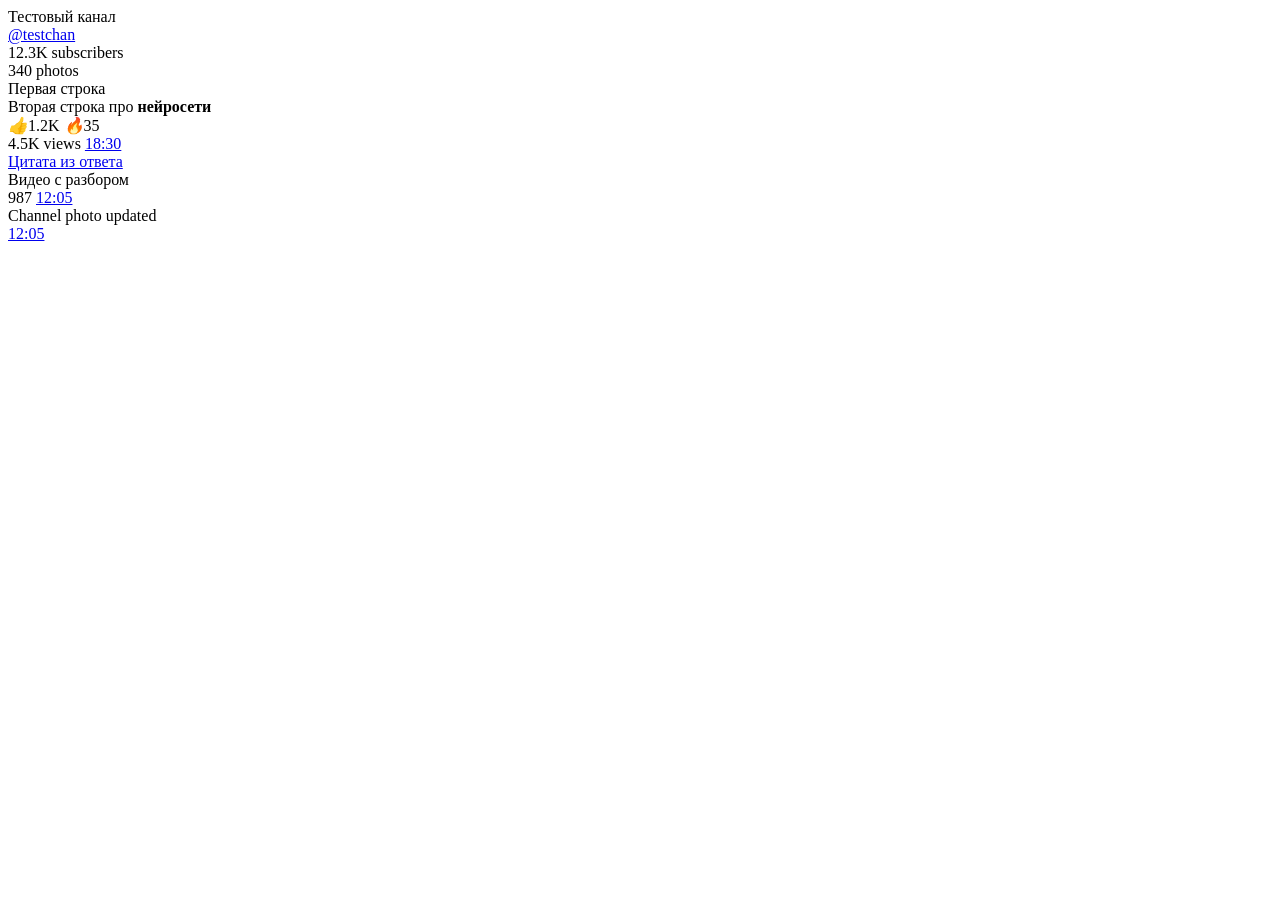
<file: tests/fixtures/telegram_page.html>
<!DOCTYPE html>
<html><head><meta charset="utf-8"><title>Тестовый канал – Telegram</title></head>
<body>
<div class="tgme_channel_info">
  <div class="tgme_channel_info_header">
    <div class="tgme_channel_info_header_title"><span dir="auto">Тестовый канал</span></div>
    <div class="tgme_channel_info_header_username"><a href="https://t.me/testchan">@testchan</a></div>
  </div>
  <div class="tgme_channel_info_counters">
    <div class="tgme_channel_info_counter"><span class="counter_value">12.3K</span> <span class="counter_type">subscribers</span></div>
    <div class="tgme_channel_info_counter"><span class="counter_value">340</span> <span class="counter_type">photos</span></div>
  </div>
</div>
<section class="tgme_channel_history js-message_history">
  <div class="tgme_widget_message_wrap js-widget_message_wrap">
    <div class="tgme_widget_message text_not_supported_wrap js-widget_message" data-post="testchan/101" data-view="x">
      <div class="tgme_widget_message_bubble">
        <a class="tgme_widget_message_photo_wrap" href="https://t.me/testchan/101" style="width:800px"></a>
        <div class="tgme_widget_message_text js-message_text" dir="auto">Первая строка<br/>Вторая строка про <b>нейросети</b></div>
        <div class="tgme_widget_message_reactions js-message_reactions">
          <span class="tgme_reaction"><i class="emoji"><b>👍</b></i>1.2K</span>
          <span class="tgme_reaction"><i class="emoji"><b>🔥</b></i>35</span>
        </div>
        <div class="tgme_widget_message_footer compact js-message_footer">
          <div class="tgme_widget_message_info short js-message_info">
            <span class="tgme_widget_message_views">4.5K</span><span class="copyonly"> views</span>
            <span class="tgme_widget_message_meta"><a class="tgme_widget_message_date" href="https://t.me/testchan/101"><time datetime="2026-10-20T15:30:00+00:00" class="time">18:30</time></a></span>
          </div>
        </div>
      </div>
    </div>
  </div>
  <div class="tgme_widget_message_wrap js-widget_message_wrap">
    <div class="tgme_widget_message js-widget_message" data-post="testchan/102">
      <div class="tgme_widget_message_bubble">
        <a class="tgme_widget_message_reply" href="https://t.me/testchan/101">
          <div class="tgme_widget_message_text js-message_reply_text" dir="auto">Цитата из ответа</div>
        </a>
        <div class="tgme_widget_message_video_player js-message_video_player"></div>
        <div class="tgme_widget_message_text js-message_text" dir="auto">Видео с разбором</div>
        <div class="tgme_widget_message_footer">
          <div class="tgme_widget_message_info">
            <span class="tgme_widget_message_views">987</span>
            <span class="tgme_widget_message_meta"><a class="tgme_widget_message_date" href="https://t.me/testchan/102"><time datetime="2026-10-21T09:05:00+00:00" class="time">12:05</time></a></span>
          </div>
        </div>
      </div>
    </div>
  </div>
  <div class="tgme_widget_message_wrap js-widget_message_wrap">
    <div class="tgme_widget_message service_message js-widget_message" data-post="testchan/103">
      <div class="tgme_widget_message_bubble"><div class="tgme_widget_message_text js-message_text">Channel photo updated</div>
        <a class="tgme_widget_message_date" href="#"><time datetime="2026-10-22T09:05:00+00:00">12:05</time></a></div>
    </div>
  </div>
</section>
</body></html>
</file>
